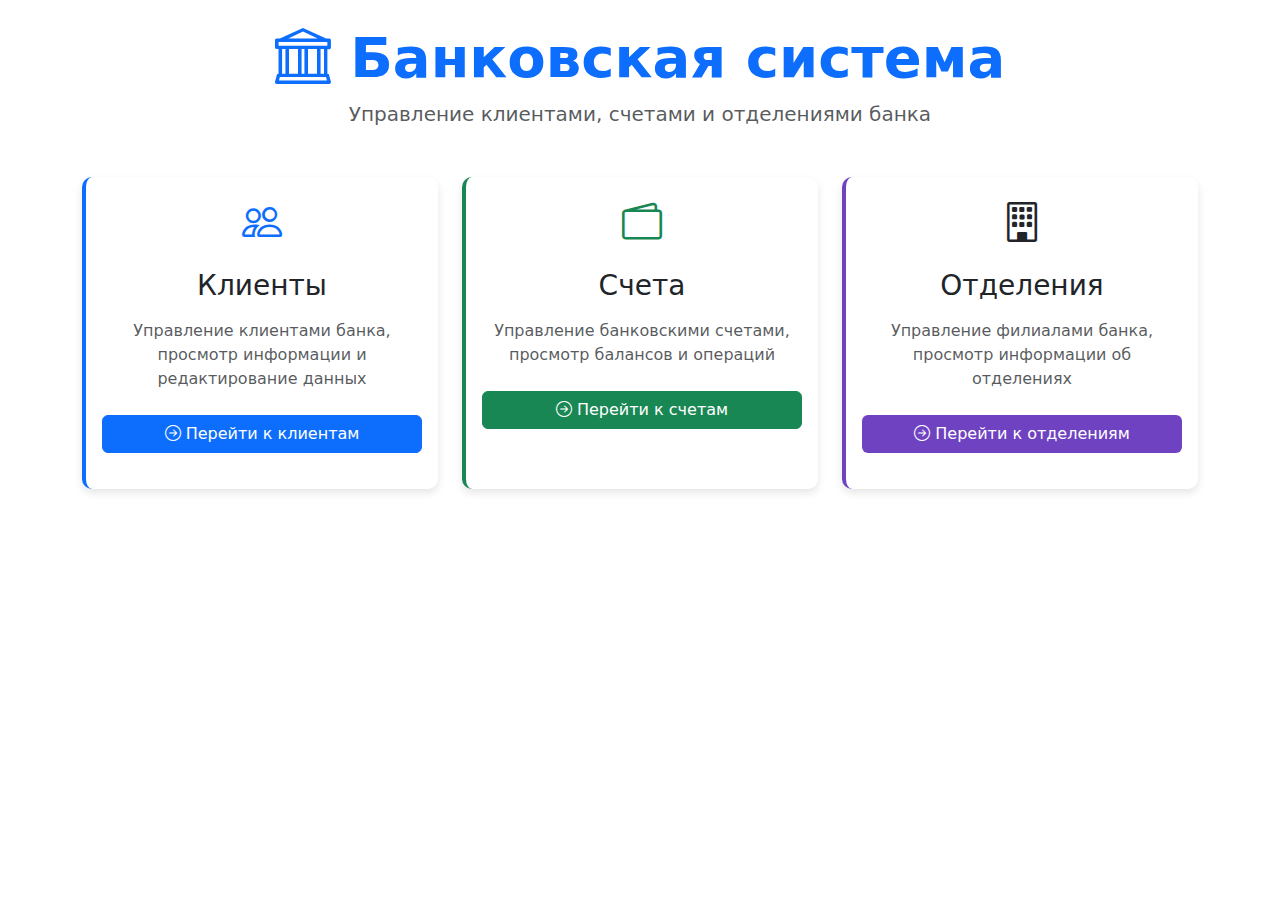
<file: src/main/resources/templates/index.html>
<!DOCTYPE html>
<html xmlns:th="http://www.thymeleaf.org" lang="ru">
<head>
    <meta charset="UTF-8">
    <meta name="viewport" content="width=device-width, initial-scale=1.0">
    <title>Банковская система</title>
    <link href="https://cdn.jsdelivr.net/npm/bootstrap@5.3.0/dist/css/bootstrap.min.css" rel="stylesheet">
    <link rel="stylesheet" href="https://cdn.jsdelivr.net/npm/bootstrap-icons@1.8.0/font/bootstrap-icons.css">
    <style>
        .section-card {
            border-radius: 10px;
            box-shadow: 0 4px 8px rgba(0,0,0,0.1);
            transition: transform 0.3s ease, box-shadow 0.3s ease;
            margin-bottom: 20px;
            border: none;
        }
        .section-card:hover {
            transform: translateY(-5px);
            box-shadow: 0 6px 12px rgba(0,0,0,0.15);
        }
        .clients-card {
            border-left: 4px solid #0d6efd;
        }
        .accounts-card {
            border-left: 4px solid #198754;
        }
        .branches-card {
            border-left: 4px solid #6f42c1;
        }
        .section-icon {
            font-size: 2.5rem;
            margin-bottom: 1rem;
        }
        .stats-number {
            font-size: 1.5rem;
            font-weight: 600;
            margin-bottom: 0.5rem;
        }
    </style>
</head>
<body>
<div class="container py-4">
    <div class="text-center mb-5">
        <h1 class="display-4 fw-bold text-primary">
            <i class="bi bi-bank"></i> Банковская система
        </h1>
        <p class="lead text-muted">Управление клиентами, счетами и отделениями банка</p>
    </div>

    <div class="row g-4">
        <div class="col-md-4">
            <div class="card section-card clients-card h-100">
                <div class="card-body text-center">
                    <div class="section-icon text-primary">
                        <i class="bi bi-people"></i>
                    </div>
                    <h3 class="card-title mb-3">Клиенты</h3>
                    <p class="card-text text-muted mb-4">
                        Управление клиентами банка, просмотр информации и редактирование данных
                    </p>
                    <div class="d-grid">
                        <a href="/clients" class="btn btn-primary">
                            <i class="bi bi-arrow-right-circle"></i> Перейти к клиентам
                        </a>
                    </div>
                </div>
            </div>
        </div>

        <div class="col-md-4">
            <div class="card section-card accounts-card h-100">
                <div class="card-body text-center">
                    <div class="section-icon text-success">
                        <i class="bi bi-wallet2"></i>
                    </div>
                    <h3 class="card-title mb-3">Счета</h3>
                    <p class="card-text text-muted mb-4">
                        Управление банковскими счетами, просмотр балансов и операций
                    </p>
                    <div class="d-grid">
                        <a href="/accounts" class="btn btn-success">
                            <i class="bi bi-arrow-right-circle"></i> Перейти к счетам
                        </a>
                    </div>
                </div>
            </div>
        </div>

        <div class="col-md-4">
            <div class="card section-card branches-card h-100">
                <div class="card-body text-center">
                    <div class="section-icon text-purple">
                        <i class="bi bi-building"></i>
                    </div>
                    <h3 class="card-title mb-3">Отделения</h3>
                    <p class="card-text text-muted mb-4">
                        Управление филиалами банка, просмотр информации об отделениях
                    </p>
                    <div class="d-grid">
                        <a href="/bank" class="btn btn-purple" style="background-color: #6f42c1; color: white;">
                            <i class="bi bi-arrow-right-circle"></i> Перейти к отделениям
                        </a>
                    </div>
                </div>
            </div>
        </div>
    </div>

<script src="https://cdn.jsdelivr.net/npm/bootstrap@5.3.0/dist/js/bootstrap.bundle.min.js"></script>
</body>
</html>
</file>
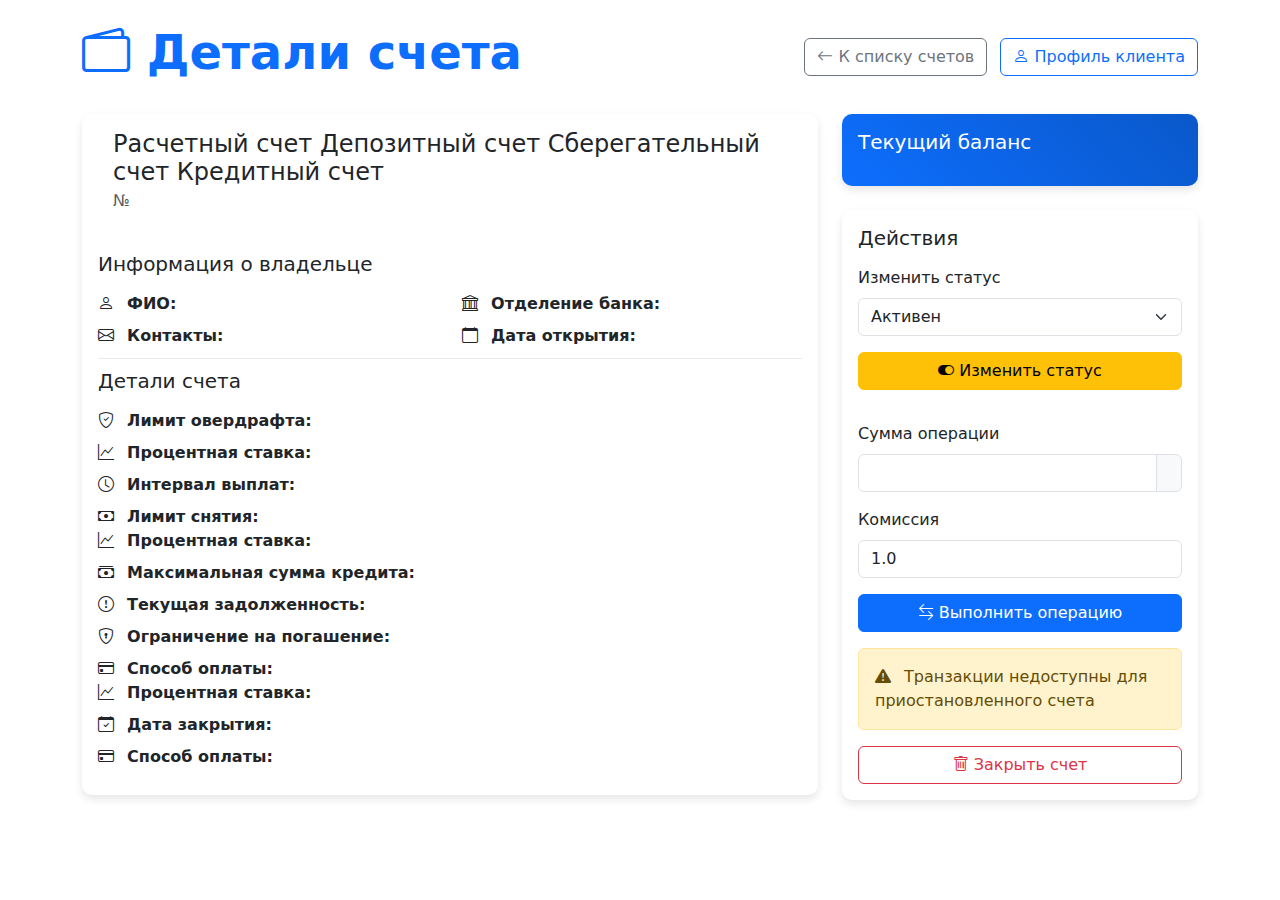
<file: src/main/resources/templates/account_details.html>
<!DOCTYPE html>
<html xmlns:th="http://www.thymeleaf.org" lang="ru">
<head>
    <meta charset="UTF-8">
    <meta name="viewport" content="width=device-width, initial-scale=1.0">
    <title>Детали счета</title>
    <link href="https://cdn.jsdelivr.net/npm/bootstrap@5.3.0/dist/css/bootstrap.min.css" rel="stylesheet">
    <link rel="stylesheet" href="https://cdn.jsdelivr.net/npm/bootstrap-icons@1.8.0/font/bootstrap-icons.css">
    <style>
        .details-card {
            border-radius: 10px;
            box-shadow: 0 4px 8px rgba(0,0,0,0.1);
            border: none;
            margin-bottom: 20px;
        }
        .account-type-icon {
            font-size: 2rem;
            margin-right: 15px;
        }
        .transaction-list {
            max-height: 400px;
            overflow-y: auto;
        }
        .status-badge {
            font-size: 0.9rem;
            padding: 5px 15px;
            border-radius: 10px;
        }
        .account-info-item {
            padding: 10px 0;
            border-bottom: 1px solid #e9ecef;
        }
        .account-info-item:last-child {
            border-bottom: none;
        }
        .balance-card {
            background: linear-gradient(45deg, #0d6efd, #0a58ca);
            color: white;
        }
    </style>
</head>
<body>
<div class="container py-4">
    <!-- Верхняя навигация -->
    <div class="d-flex justify-content-between align-items-center mb-4">
        <h1 class="display-5 fw-bold text-primary">
            <i class="bi bi-wallet2"></i> Детали счета
        </h1>
        <div>
            <a th:href="@{/accounts}" class="btn btn-outline-secondary me-2">
                <i class="bi bi-arrow-left"></i> К списку счетов
            </a>
            <a th:href="@{'/clients/' + ${account.clientId.id}}" class="btn btn-outline-primary">
                <i class="bi bi-person"></i> Профиль клиента
            </a>
        </div>
    </div>

    <!-- Основная информация о счете -->
    <div class="row">
        <div class="col-md-8">
            <div class="card details-card">
                <div class="card-body">
                    <div class="d-flex justify-content-between align-items-start mb-4">
                        <div class="d-flex align-items-center">
                            <i class="account-type-icon"
                               th:classappend="${account.accountType == account.accountType.CHECKING} ? 'bi bi-credit-card text-primary'
                                   : (${account.accountType == account.accountType.SAVINGS} ? 'bi bi-piggy-bank text-success'
                                   : (${account.accountType == account.accountType.CREDIT} ? 'bi bi-cash-stack text-warning'
                                   : 'bi bi-safe text-purple'))">
                            </i>
                            <div>
                                <h4 class="mb-1">
                                    <span th:switch="${account.accountType}">
                                        <span th:case="${account.accountType.CHECKING}">Расчетный счет</span>
                                        <span th:case="${account.accountType.DEPOSIT}">Депозитный счет</span>
                                        <span th:case="${account.accountType.SAVINGS}">Сберегательный счет</span>
                                        <span th:case="${account.accountType.CREDIT}">Кредитный счет</span>
                                    </span>
                                </h4>
                                <h6 class="text-muted">№ <span th:text="${account.accountNo}"></span></h6>
                            </div>
                        </div>
                        <span th:classappend="${account.accountStatus == account.accountStatus.ACTIVE} ? 'bg-success' : (${account.accountStatus == account.accountStatus.SUSPENDED} ? 'bg-warning' : 'bg-secondary')"
                              class="status-badge text-white">
                            <span th:text="${account.accountStatus == account.accountStatus.ACTIVE} ? 'Активен' : (${account.accountStatus == account.accountStatus.SUSPENDED} ? 'Приостановлен' : 'Закрыт')">
                            </span>
                        </span>
                    </div>

                    <!-- Информация о владельце -->
                    <div class="account-info-item">
                        <h5 class="mb-3">Информация о владельце</h5>
                        <div class="row">
                            <div class="col-md-6">
                                <p class="mb-2">
                                    <i class="bi bi-person me-2"></i>
                                    <strong>ФИО:</strong>
                                    <span th:text="${account.clientId.lastName + ' ' + account.clientId.firstName}"></span>
                                </p>
                                <p class="mb-0">
                                    <i class="bi bi-envelope me-2"></i>
                                    <strong>Контакты:</strong>
                                    <span th:text="${account.clientId.contacts}"></span>
                                </p>
                            </div>
                            <div class="col-md-6">
                                <p class="mb-2">
                                    <i class="bi bi-bank me-2"></i>
                                    <strong>Отделение банка:</strong>
                                    <span th:text="${account.branchId.name}"></span>
                                </p>
                                <p class="mb-0">
                                    <i class="bi bi-calendar me-2"></i>
                                    <strong>Дата открытия:</strong>
                                    <span th:text="${#dates.format(account.openingDate, 'dd.MM.yyyy')}"></span>
                                </p>
                            </div>
                        </div>
                    </div>

                    <!-- Специфические детали счета -->
                    <div class="account-info-item">
                        <h5 class="mb-3">Детали счета</h5>
                        <div class="row">
                            <!-- Расчетный счет -->
                            <div class="col-12" th:if="${account.accountType == account.accountType.CHECKING}">
                                <p class="mb-2">
                                    <i class="bi bi-shield-check me-2"></i>
                                    <strong>Лимит овердрафта:</strong>
                                    <span th:text="${details.get('overdraft limit').asText() + ' ' + account.accountCurrency}"></span>
                                </p>
                            </div>

                            <!-- Сберегательный счет -->
                            <div class="col-12" th:if="${account.accountType == account.accountType.SAVINGS}">
                                <p class="mb-2">
                                    <i class="bi bi-graph-up me-2"></i>
                                    <strong>Процентная ставка:</strong>
                                    <span th:text="${details.get('interest rate').asText()}"></span>
                                </p>
                                <p class="mb-2">
                                    <i class="bi bi-clock me-2"></i>
                                    <strong>Интервал выплат:</strong>
                                    <span th:text="${details.get('interest payout interval').asText()}"></span>
                                </p>
                                <p class="mb-0">
                                    <i class="bi bi-cash me-2"></i>
                                    <strong>Лимит снятия:</strong>
                                    <span th:text="${details.get('withdrawal limit').asText() + ' ' + account.accountCurrency}"></span>
                                </p>
                            </div>

                            <!-- Кредитный счет -->
                            <div class="col-12" th:if="${account.accountType == account.accountType.CREDIT}">
                                <p class="mb-2">
                                    <i class="bi bi-graph-up me-2"></i>
                                    <strong>Процентная ставка:</strong>
                                    <span th:text="${details.get('interest rate').asText()}"></span>
                                </p>
                                <p class="mb-2">
                                    <i class="bi bi-cash-stack me-2"></i>
                                    <strong>Максимальная сумма кредита:</strong>
                                    <span th:text="${details.get('maximum credit').asText() + ' ' + account.accountCurrency}"></span>
                                </p>
                                <p class="mb-2">
                                    <i class="bi bi-exclamation-circle me-2"></i>
                                    <strong>Текущая задолженность:</strong>
                                    <span th:text="${details.get('current debt').asText() + ' ' + account.accountCurrency}"></span>
                                </p>
                                <p class="mb-2">
                                    <i class="bi bi-shield-lock me-2"></i>
                                    <strong>Ограничение на погашение:</strong>
                                    <span th:text="${details.get('credit repayment restriction').asText()}"></span>
                                </p>
                                <p class="mb-0">
                                    <i class="bi bi-credit-card me-2"></i>
                                    <strong>Способ оплаты:</strong>
                                    <span th:text="${details.get('payment method').asText()}"></span>
                                </p>
                            </div>

                            <!-- Депозитный счет -->
                            <div class="col-12" th:if="${account.accountType == account.accountType.DEPOSIT}">
                                <p class="mb-2">
                                    <i class="bi bi-graph-up me-2"></i>
                                    <strong>Процентная ставка:</strong>
                                    <span th:text="${details.get('interest rate').asText()}"></span>
                                </p>
                                <p class="mb-2">
                                    <i class="bi bi-calendar-check me-2"></i>
                                    <strong>Дата закрытия:</strong>
                                    <!-- Для даты используем форматирование, предполагая что она приходит как timestamp -->
                                    <span th:text="${#dates.format(new java.util.Date(details.get('maturity date').asLong()), 'dd.MM.yyyy')}"></span>
                                </p>
                                <p class="mb-0">
                                    <i class="bi bi-credit-card me-2"></i>
                                    <strong>Способ оплаты:</strong>
                                    <span th:text="${details.get('payment method').asText()}"></span>
                                </p>
                            </div>
                        </div>
                    </div>
                </div>
            </div>
        </div>

        <div class="col-md-4">
            <!-- Карточка с балансом -->
            <div class="card details-card balance-card mb-4">
                <div class="card-body">
                    <h5 class="card-title mb-3">Текущий баланс</h5>
                    <h2 class="mb-2" th:text="${#numbers.formatDecimal(account.currentBalance, 1, 2) + ' ' + account.accountCurrency}"></h2>
                    <p class="mb-0" th:text="${#dates.format(#dates.createNow(), 'dd.MM.yyyy HH:mm')}"></p>
                </div>
            </div>

            <!-- Кнопки действий -->
            <div class="card details-card">
                <div class="card-body">
                    <h5 class="card-title mb-3">Действия</h5>

                    <!-- Форма изменения статуса -->
                    <form th:action="@{'/accounts/' + ${account.id} + '/status'}" method="post" class="mb-3">
                        <div class="mb-3">
                            <label for="newStatus" class="form-label">Изменить статус</label>
                            <select class="form-select" id="newStatus" name="newStatus" required>
                                <option value="ACTIVE" th:selected="${account.accountStatus == T(ru.cmc.msu.web_prak_2025.models.Account.Status).ACTIVE}">Активен</option>
                                <option value="SUSPENDED" th:selected="${account.accountStatus == T(ru.cmc.msu.web_prak_2025.models.Account.Status).SUSPENDED}">Приостановлен</option>
                            </select>
                        </div>
                        <button type="submit" class="btn btn-warning w-100 mb-3">
                            <i class="bi bi-toggle-on"></i> Изменить статус
                        </button>
                    </form>

                    <!-- Форма транзакции -->
                    <form th:action="@{'/accounts/' + ${account.id} + '/transaction'}"
                          method="post"
                          class="mb-3"
                          th:if="${account.accountStatus != T(ru.cmc.msu.web_prak_2025.models.Account.Status).SUSPENDED}">
                        <div class="mb-3">
                            <label for="amount" class="form-label">Сумма операции</label>
                            <div class="input-group">
                                <input type="number" step="0.01" class="form-control" id="amount" name="amount" required>
                                <span class="input-group-text" th:text="${account.accountCurrency}"></span>
                            </div>
                        </div>
                        <div class="mb-3">
                            <label for="rate" class="form-label">Комиссия</label>
                            <input type="number" step="0.0001" class="form-control" id="rate" name="rate" value="1.0" required>
                        </div>
                        <button type="submit" class="btn btn-primary w-100">
                            <i class="bi bi-arrow-left-right"></i> Выполнить операцию
                        </button>
                    </form>

                    <!-- Сообщение о недоступности транзакций -->
                    <div class="alert alert-warning mb-3"
                         th:if="${account.accountStatus == account.accountStatus.SUSPENDED}">
                        <i class="bi bi-exclamation-triangle-fill me-2"></i>
                        Транзакции недоступны для приостановленного счета
                    </div>

                    <!-- Форма закрытия счета -->
                    <form th:action="@{'/accounts/' + ${account.id} + '/delete'}"
                          method="post"
                          onsubmit="return confirm('Вы уверены, что хотите закрыть этот счет?');">
                        <button type="submit" class="btn btn-outline-danger w-100">
                            <i class="bi bi-trash"></i> Закрыть счет
                        </button>
                    </form>
                </div>
            </div>
        </div>
    </div>
</div>

<script src="https://cdn.jsdelivr.net/npm/bootstrap@5.3.0/dist/js/bootstrap.bundle.min.js"></script>
</body>
</html>
</file>
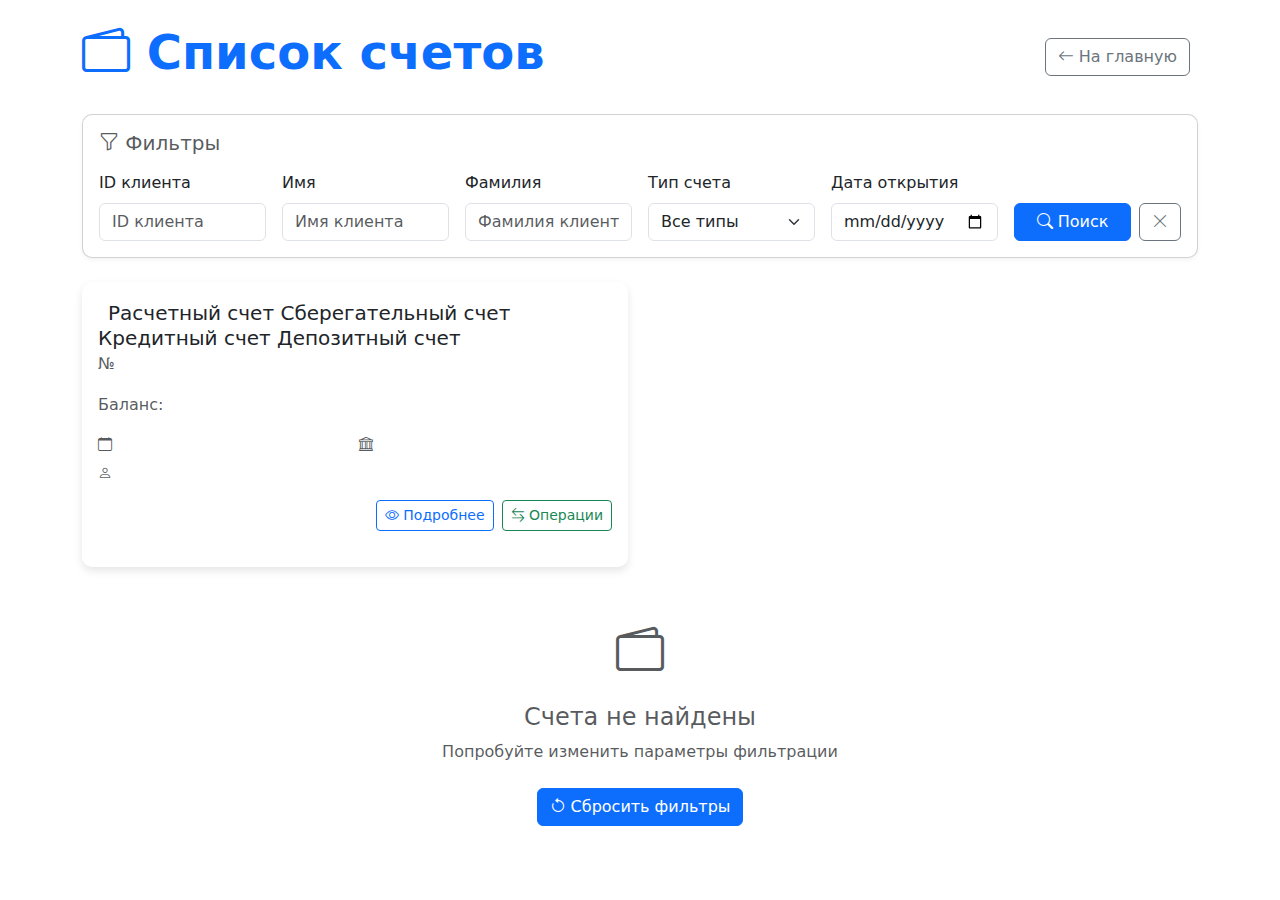
<file: src/main/resources/templates/accounts_list.html>
<!DOCTYPE html>
<html xmlns:th="http://www.thymeleaf.org" lang="ru">
<head>
    <meta charset="UTF-8">
    <meta name="viewport" content="width=device-width, initial-scale=1.0">
    <title>Список счетов</title>
    <link href="https://cdn.jsdelivr.net/npm/bootstrap@5.3.0/dist/css/bootstrap.min.css" rel="stylesheet">
    <link rel="stylesheet" href="https://cdn.jsdelivr.net/npm/bootstrap-icons@1.8.0/font/bootstrap-icons.css">
    <style>
        .account-card {
            border-radius: 10px;
            box-shadow: 0 4px 8px rgba(0,0,0,0.1);
            transition: transform 0.3s ease, box-shadow 0.3s ease;
            margin-bottom: 20px;
            border: none;
        }
        .account-card:hover {
            transform: translateY(-5px);
            box-shadow: 0 6px 12px rgba(0,0,0,0.15);
        }
        .account-type-icon {
            font-size: 1.5rem;
            margin-right: 10px;
        }
        .checking-account {
            border-left: 4px solid #0d6efd;
        }
        .savings-account {
            border-left: 4px solid #198754;
        }
        .credit-account {
            border-left: 4px solid #fd7e14;
        }
        .deposit-account {
            border-left: 4px solid #6f42c1;
        }
        .account-balance {
            font-size: 1.2rem;
            font-weight: 500;
        }
        .filter-card {
            border-radius: 10px;
            box-shadow: 0 2px 4px rgba(0,0,0,0.05);
            margin-bottom: 30px;
        }
        .status-badge {
            font-size: 0.8rem;
            padding: 5px 10px;
            border-radius: 10px;
        }
    </style>
</head>
<body>
<div class="container py-4">
    <div class="d-flex justify-content-between align-items-center mb-4">
        <h1 class="display-5 fw-bold text-primary">
            <i class="bi bi-wallet2"></i> Список счетов
        </h1>
        <div>
            <a href="/" class="btn btn-outline-secondary me-2">
                <i class="bi bi-arrow-left"></i> На главную
            </a>
        </div>
    </div>

    <div class="card filter-card mb-4">
        <div class="card-body">
            <h5 class="card-title text-muted mb-3">
                <i class="bi bi-funnel"></i> Фильтры
            </h5>
            <form th:action="@{/accounts}" method="get" class="row g-3">
                <div class="col-md-2">
                    <label for="clientId" class="form-label">ID клиента</label>
                    <input type="number" class="form-control" id="clientId" name="clientId"
                           th:value="${param.clientId}" placeholder="ID клиента">
                </div>
                <div class="col-md-2">
                    <label for="firstName" class="form-label">Имя</label>
                    <input type="text" class="form-control" id="firstName" name="firstName"
                           th:value="${param.firstName}" placeholder="Имя клиента">
                </div>
                <div class="col-md-2">
                    <label for="lastName" class="form-label">Фамилия</label>
                    <input type="text" class="form-control" id="lastName" name="lastName"
                           th:value="${param.lastName}" placeholder="Фамилия клиента">
                </div>
                <div class="col-md-2">
                    <label for="accountType" class="form-label">Тип счета</label>
                    <select class="form-select" id="accountType" name="accountType">
                        <option value="">Все типы</option>
                        <option value="CHECKING">Расчетный</option>
                        <option value="SAVINGS">Сберегательный</option>
                        <option value="CREDIT">Кредитный</option>
                        <option value="DEPOSIT">Депозитный</option>
                    </select>
                </div>
                <div class="col-md-2">
                    <label for="openingDate" class="form-label">Дата открытия</label>
                    <input type="date" class="form-control" id="openingDate" name="openingDate"
                           th:value="${param.openingDate}">
                </div>
                <div class="col-md-2 d-flex align-items-end">
                    <button type="submit" class="btn btn-primary me-2 flex-grow-1">
                        <i class="bi bi-search"></i> Поиск
                    </button>
                    <a th:href="@{/accounts}" class="btn btn-outline-secondary">
                        <i class="bi bi-x-lg"></i>
                    </a>
                </div>
            </form>
        </div>
    </div>

    <div th:if="${accounts != null && !accounts.isEmpty()}">
        <div class="row row-cols-1 row-cols-md-2 g-4">
            <div th:each="account : ${accounts}" class="col">
                <div th:classappend="${account.accountType == account.accountType.CHECKING} ? 'checking-account' : (${account.accountType == account.accountType.SAVINGS} ? 'savings-account' : (${account.accountType == account.accountType.CREDIT} ? 'credit-account' : 'deposit-account'))"
                     class="card account-card h-100">
                    <div class="card-body">
                        <div class="d-flex justify-content-between align-items-start mb-3">
                            <div>
                                <h5 class="card-title mb-1">
                                    <i class="account-type-icon"
                                       th:classappend="${account.accountType == account.accountType.CHECKING} ? 'bi bi-credit-card text-primary'
                                           : (${account.accountType == account.accountType.SAVINGS} ? 'bi bi-piggy-bank text-success'
                                           : (${account.accountType == account.accountType.CREDIT} ? 'bi bi-cash-stack text-warning'
                                           : 'bi bi-safe text-purple'))">
                                    </i>

                                    <span th:switch="${account.accountType}">
                                        <span th:case="${account.accountType.CHECKING}">Расчетный счет</span>
                                        <span th:case="${account.accountType.SAVINGS}">Сберегательный счет</span>
                                        <span th:case="${account.accountType.CREDIT}">Кредитный счет</span>
                                        <span th:case="${account.accountType.DEPOSIT}">Депозитный счет</span>
                                    </span>

                                    <h6 class="text-muted mb-0">
                                        № <span th:text="${account.accountNo}"></span>
                                    </h6>
                                </h5>
                            </div>
                            <span th:classappend="${account.accountStatus == account.accountStatus.ACTIVE} ? 'bg-success' : (${account.accountStatus == account.accountStatus.SUSPENDED} ? 'bg-warning' : 'bg-secondary')"
                                  class="status-badge text-white">
                                <span th:text="${account.accountStatus == account.accountStatus.ACTIVE} ? 'Активен' : (${account.accountStatus == account.accountStatus.SUSPENDED} ? 'Приостановлен' : 'Закрыт')">
                                </span>
                            </span>
                        </div>

                        <div class="d-flex justify-content-between align-items-center mb-3">
                            <div>
                                <span class="text-muted">Баланс:</span>
                                <span class="account-balance ms-2"
                                      th:classappend="${account.currentBalance >= 0} ? 'text-success' : 'text-danger'"
                                      th:text="${#numbers.formatDecimal(account.currentBalance, 1, 2)} + ' ' + ${account.accountCurrency}">
                                </span>
                            </div>
                        </div>

                        <div class="row g-2 text-muted small">
                            <div class="col-6">
                                <i class="bi bi-calendar"></i>
                                <span th:text="${#dates.format(account.openingDate, 'dd.MM.yyyy')}"></span>
                            </div>
                            <div class="col-6">
                                <i class="bi bi-bank"></i>
                                <span th:text="${account.branchId.name}"></span>
                            </div>
                            <div class="col-12">
                                <i class="bi bi-person"></i>
                                <a th:href="@{'/clients/' + ${account.clientId.id}}" class="text-decoration-none">
                                    <span th:text="${account.clientId.lastName} + ' ' + ${account.clientId.firstName}"></span>
                                </a>
                            </div>
                        </div>

                        <div class="d-flex justify-content-end mt-3">
                            <a th:href="@{'/accounts/' + ${account.id}}" class="btn btn-sm btn-outline-primary me-2">
                                <i class="bi bi-eye"></i> Подробнее
                            </a>
                            <a th:href="@{'/accounts/' + ${account.id} + '/transactions'}" class="btn btn-sm btn-outline-success">
                                <i class="bi bi-arrow-left-right"></i> Операции
                            </a>
                        </div>
                    </div>
                </div>
            </div>
        </div>
    </div>

    <div th:if="${accounts == null || accounts.isEmpty()}" class="text-center py-5">
        <i class="bi bi-wallet2 text-muted" style="font-size: 3rem;"></i>
        <h4 class="mt-3 text-muted">Счета не найдены</h4>
        <p class="text-muted">Попробуйте изменить параметры фильтрации</p>
        <a th:href="@{/accounts}" class="btn btn-primary mt-2">
            <i class="bi bi-arrow-counterclockwise"></i> Сбросить фильтры
        </a>
    </div>
</div>

<script src="https://cdn.jsdelivr.net/npm/bootstrap@5.3.0/dist/js/bootstrap.bundle.min.js"></script>
</body>
</html>
</file>
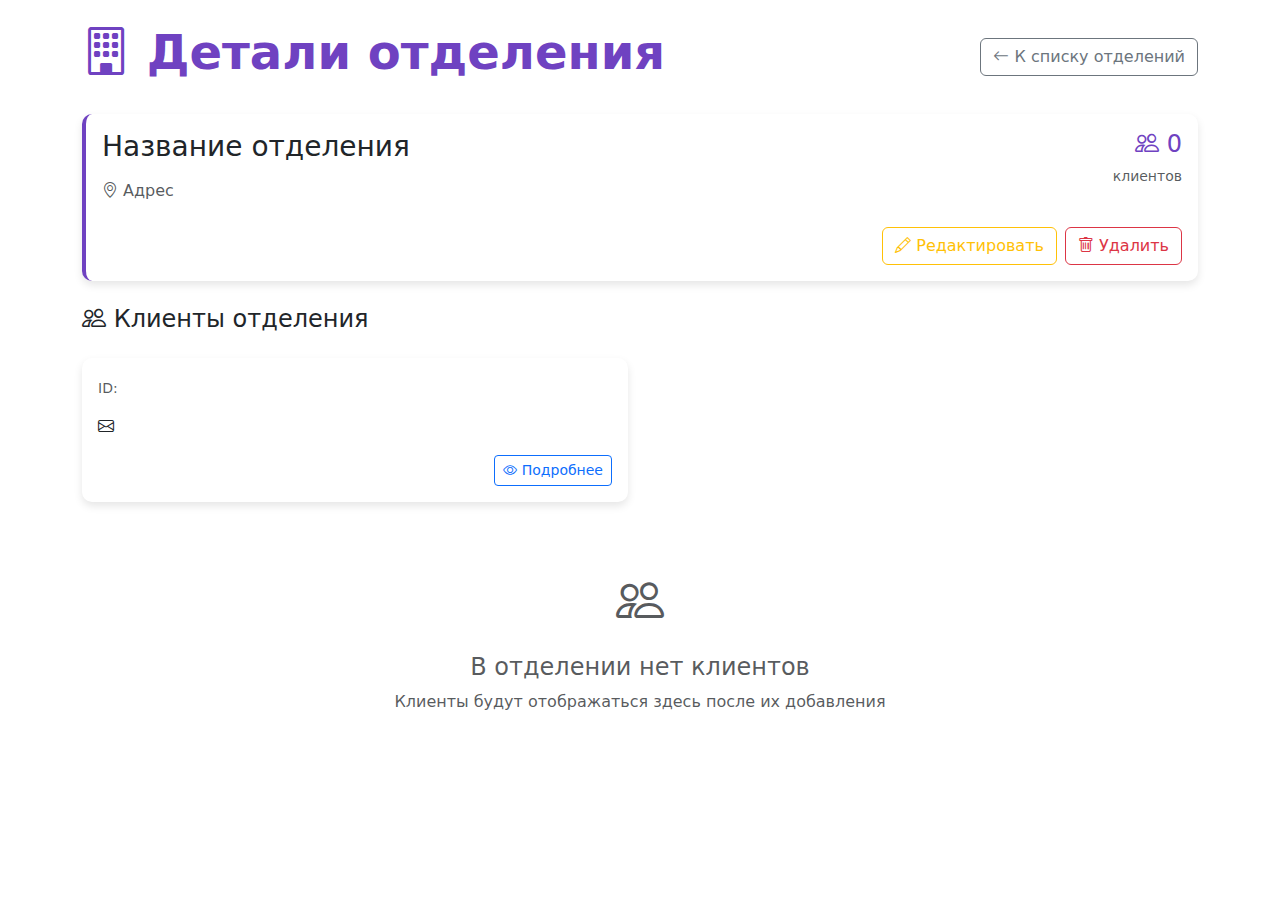
<file: src/main/resources/templates/bank_branch_details.html>
<!DOCTYPE html>
<html xmlns:th="http://www.thymeleaf.org" lang="ru">
<head>
  <meta charset="UTF-8">
  <meta name="viewport" content="width=device-width, initial-scale=1.0">
  <title>Детали отделения банка</title>
  <link href="https://cdn.jsdelivr.net/npm/bootstrap@5.3.0/dist/css/bootstrap.min.css" rel="stylesheet">
  <link rel="stylesheet" href="https://cdn.jsdelivr.net/npm/bootstrap-icons@1.8.0/font/bootstrap-icons.css">
  <style>
    .detail-card {
      border-radius: 10px;
      box-shadow: 0 4px 8px rgba(0,0,0,0.1);
      border: none;
      margin-bottom: 20px;
      border-left: 4px solid #6f42c1;
    }
    .client-card {
      border-radius: 10px;
      box-shadow: 0 4px 8px rgba(0,0,0,0.1);
      transition: transform 0.3s ease, box-shadow 0.3s ease;
      margin-bottom: 15px;
      border: none;
    }
    .client-card:hover {
      transform: translateY(-5px);
      box-shadow: 0 6px 12px rgba(0,0,0,0.15);
    }
    .natural-person { border-left: 4px solid #0d6efd; }
    .legal-entity { border-left: 4px solid #198754; }
    .client-type-badge {
      font-size: 0.8rem;
      padding: 5px 10px;
      border-radius: 10px;
    }
  </style>
</head>
<body>
<div class="container py-4">
  <div class="d-flex justify-content-between align-items-center mb-4">
    <h1 class="display-5 fw-bold" style="color: #6f42c1;">
      <i class="bi bi-building"></i> Детали отделения
    </h1>
    <a href="/bank" class="btn btn-outline-secondary">
      <i class="bi bi-arrow-left"></i> К списку отделений
    </a>
  </div>

  <div class="detail-card card mb-4">
    <div class="card-body">
      <div class="d-flex justify-content-between align-items-start">
        <div>
          <h3 class="card-title mb-3" th:text="${branch.name}">Название отделения</h3>
          <div class="text-muted mb-2">
            <i class="bi bi-geo-alt"></i>
            <span th:text="${branch.address}">Адрес</span>
          </div>
        </div>
        <div class="text-end">
          <div class="h4 mb-2" style="color: #6f42c1;">
            <i class="bi bi-people"></i>
            <span th:text="${branch.clientsNumber}">0</span>
          </div>
          <div class="text-muted small">клиентов</div>
        </div>
      </div>
      <div class="d-flex justify-content-end mt-3">
        <button class="btn btn-outline-warning me-2"
                data-bs-toggle="modal" th:data-bs-target="${'#editBranchModal' + branch.id}">
          <i class="bi bi-pencil"></i> Редактировать
        </button>
        <form style="display: inline" th:action="@{'/bank/' + ${branch.id} + '/delete'}" method="post"
              onsubmit="return confirm('Вы уверены, что хотите удалить это отделение?');">
          <button type="submit" class="btn btn-outline-danger">
            <i class="bi bi-trash"></i> Удалить
          </button>
        </form>
      </div>
    </div>
  </div>

  <div class="mb-4">
    <h2 class="h4 mb-4">
      <i class="bi bi-people"></i> Клиенты отделения
    </h2>

    <div th:if="${clients != null && !clients.isEmpty()}" class="row">
      <div th:each="client : ${clients}" class="col-md-6">
        <div class="client-card card"
             th:classappend="${client.type.name() == 'NATURAL_PERSON'} ? 'natural-person' : 'legal-entity'">
          <div class="card-body">
            <div class="d-flex justify-content-between align-items-start mb-3">
              <div>
                <h5 class="card-title mb-1">
                  <i th:class="${client.type.name() == 'NATURAL_PERSON'} ? 'bi bi-person text-primary' : 'bi bi-building text-success'"></i>
                  <span th:text="${client.lastName + ' ' + client.firstName}"></span>
                </h5>
                <div class="text-muted small">
                  ID: <span th:text="${client.id}"></span>
                </div>
              </div>
              <span th:class="${client.type.name() == 'NATURAL_PERSON'} ? 'client-type-badge bg-primary' : 'client-type-badge bg-success'"
                    th:text="${client.type.name() == 'NATURAL_PERSON'} ? 'Физ. лицо' : 'Юр. лицо'">
                            </span>
            </div>

            <div class="mb-3">
              <i class="bi bi-envelope"></i>
              <span class="text-muted" th:text="${client.contacts}"></span>
            </div>

            <div class="d-flex justify-content-end">
              <a th:href="@{'/clients/' + ${client.id}}"
                 class="btn btn-sm btn-outline-primary">
                <i class="bi bi-eye"></i> Подробнее
              </a>
            </div>
          </div>
        </div>
      </div>
    </div>

    <div th:if="${clients == null || clients.isEmpty()}" class="text-center py-5">
      <i class="bi bi-people text-muted" style="font-size: 3rem;"></i>
      <h4 class="mt-3 text-muted">В отделении нет клиентов</h4>
      <p class="text-muted">Клиенты будут отображаться здесь после их добавления</p>
    </div>
  </div>


  <div class="modal fade" th:id="${'editBranchModal' + branch.id}" tabindex="-1">
    <div class="modal-dialog">
      <div class="modal-content">
        <form th:action="@{'/bank/' + ${branch.id} + '/edit'}" method="post">
          <div class="modal-header">
            <h5 class="modal-title">Редактирование отделения</h5>
            <button type="button" class="btn-close" data-bs-dismiss="modal"></button>
          </div>
          <div class="modal-body">
            <div class="mb-3">
              <label th:for="${'editName' + branch.id}" class="form-label">Название</label>
              <input type="text" class="form-control"
                     th:id="${'editName' + branch.id}"
                     name="name"
                     th:value="${branch.name}"
                     required>
            </div>
            <div class="mb-3">
              <label th:for="${'editAddress' + branch.id}" class="form-label">Адрес</label>
              <input type="text" class="form-control"
                     th:id="${'editAddress' + branch.id}"
                     name="address"
                     th:value="${branch.address}"
                     required>
            </div>
            <div class="mb-3">
              <label th:for="${'editClientsNumber' + branch.id}" class="form-label">Количество клиентов</label>
              <input type="number" class="form-control"
                     th:id="${'editClientsNumber' + branch.id}"
                     name="clientsNumber"
                     th:value="${branch.clientsNumber}">
            </div>
          </div>
          <div class="modal-footer">
            <button type="button" class="btn btn-secondary" data-bs-dismiss="modal">Отмена</button>
            <button type="submit" class="btn btn-primary">Сохранить</button>
          </div>
        </form>
      </div>
    </div>
  </div>

</div>

<script src="https://cdn.jsdelivr.net/npm/bootstrap@5.3.0/dist/js/bootstrap.bundle.min.js"></script>
</body>
</html>
</file>
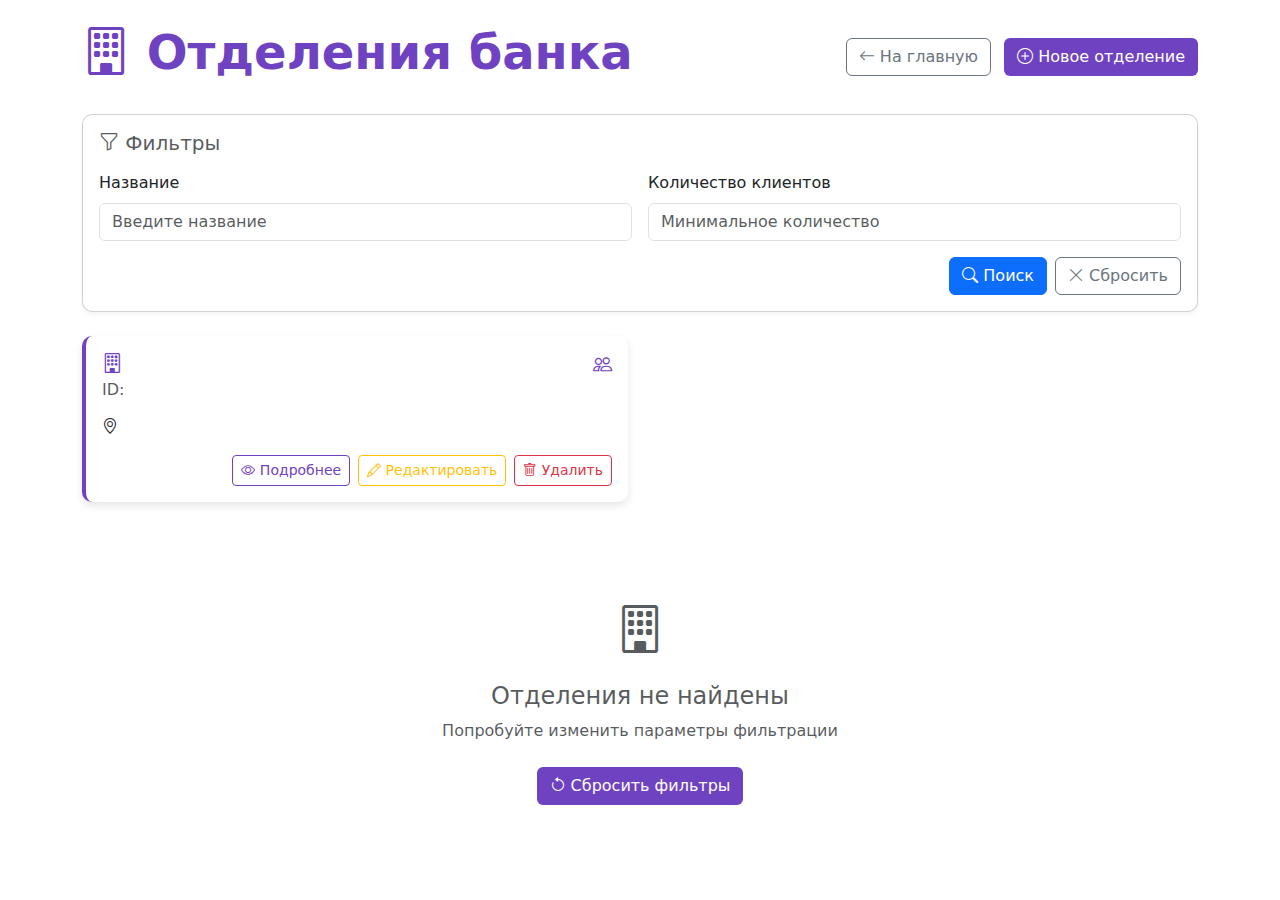
<file: src/main/resources/templates/bank_branches.html>
<!DOCTYPE html>
<html xmlns:th="http://www.thymeleaf.org" lang="ru">
<head>
    <meta charset="UTF-8">
    <meta name="viewport" content="width=device-width, initial-scale=1.0">
    <title>Управление отделениями</title>
    <link href="https://cdn.jsdelivr.net/npm/bootstrap@5.3.0/dist/css/bootstrap.min.css" rel="stylesheet">
    <link rel="stylesheet" href="https://cdn.jsdelivr.net/npm/bootstrap-icons@1.8.0/font/bootstrap-icons.css">
    <style>
        .branch-card {
            border-radius: 10px;
            box-shadow: 0 4px 8px rgba(0,0,0,0.1);
            transition: transform 0.3s ease, box-shadow 0.3s ease;
            margin-bottom: 20px;
            border: none;
            border-left: 4px solid #6f42c1;
        }
        .branch-card:hover {
            transform: translateY(-5px);
            box-shadow: 0 6px 12px rgba(0,0,0,0.15);
        }
        .filter-card {
            border-radius: 10px;
            box-shadow: 0 2px 4px rgba(0,0,0,0.05);
            margin-bottom: 30px;
        }
        .clients-count {
            font-size: 1.2rem;
            font-weight: 500;
            color: #6f42c1;
        }
    </style>
</head>
<body>
<div class="container py-4">
    <!-- Заголовок и кнопки -->
    <div class="d-flex justify-content-between align-items-center mb-4">
        <h1 class="display-5 fw-bold" style="color: #6f42c1;">
            <i class="bi bi-building"></i> Отделения банка
        </h1>
        <div>
            <a href="/" class="btn btn-outline-secondary me-2">
                <i class="bi bi-arrow-left"></i> На главную
            </a>
            <button class="btn btn-purple" style="background-color: #6f42c1; color: white;"
                    data-bs-toggle="modal" data-bs-target="#addBranchModal">
                <i class="bi bi-plus-circle"></i> Новое отделение
            </button>
        </div>
    </div>

    <!-- Фильтры -->
    <div class="card filter-card mb-4">
        <div class="card-body">
            <h5 class="card-title text-muted mb-3">
                <i class="bi bi-funnel"></i> Фильтры
            </h5>
            <form th:action="@{/bank}" method="get" class="row g-3">
                <div class="col-md-6">
                    <label for="name" class="form-label">Название</label>
                    <input type="text" class="form-control" id="name" name="name"
                           th:value="${filterName}" placeholder="Введите название">
                </div>
                <div class="col-md-6">
                    <label for="clientsNumber" class="form-label">Количество клиентов</label>
                    <input type="number" class="form-control" id="clientsNumber"
                           name="clientsNumber" th:value="${filterClientsNumber}"
                           placeholder="Минимальное количество">
                </div>
                <div class="col-12 d-flex justify-content-end">
                    <button type="submit" class="btn btn-primary me-2">
                        <i class="bi bi-search"></i> Поиск
                    </button>
                    <a th:href="@{/bank}" class="btn btn-outline-secondary">
                        <i class="bi bi-x-lg"></i> Сбросить
                    </a>
                </div>
            </form>
        </div>
    </div>

    <!-- Список отделений -->
    <div th:if="${branches != null && !branches.isEmpty()}">
        <div class="row">
            <div th:each="branch : ${branches}" class="col-md-6 mb-4">
                <div class="branch-card card">
                    <div class="card-body">
                        <div class="d-flex justify-content-between align-items-start mb-3">
                            <div>
                                <h5 class="card-title mb-1">
                                    <i class="bi bi-building text-purple" style="color: #6f42c1;"></i>
                                    <span th:text="${branch.name}"></span>
                                </h5>
                                <h6 class="text-muted mb-0">ID: <span th:text="${branch.id}"></span></h6>
                            </div>
                            <div class="clients-count">
                                <i class="bi bi-people"></i>
                                <span th:text="${branch.clientsNumber}"></span>
                            </div>
                        </div>

                        <div class="mb-3">
                            <i class="bi bi-geo-alt"></i>
                            <span class="text-muted" th:text="${branch.address}"></span>
                        </div>

                        <div class="d-flex justify-content-end mt-3">
                            <a th:href="@{'/bank/' + ${branch.id}}" class="btn btn-sm btn-outline-purple me-2"
                               style="border-color: #6f42c1; color: #6f42c1;">
                                <i class="bi bi-eye"></i> Подробнее
                            </a>
                            <button class="btn btn-sm btn-outline-warning me-2"
                                    data-bs-toggle="modal" th:data-bs-target="${'#editBranchModal' + branch.id}">
                                <i class="bi bi-pencil"></i> Редактировать
                            </button>
                            <form style="display: inline" th:action="@{'/bank/' + ${branch.id} + '/delete'}" method="post"
                                  onsubmit="return confirm('Вы уверены, что хотите удалить это отделение?');">
                                <button type="submit" class="btn btn-sm btn-outline-danger">
                                    <i class="bi bi-trash"></i> Удалить
                                </button>
                            </form>
                        </div>
                    </div>
                </div>
            </div>
        </div>
    </div>

    <!-- Пустой список -->
    <div th:if="${branches == null || branches.isEmpty()}" class="text-center py-5">
        <i class="bi bi-building text-muted" style="font-size: 3rem;"></i>
        <h4 class="mt-3 text-muted">Отделения не найдены</h4>
        <p class="text-muted">Попробуйте изменить параметры фильтрации</p>
        <a th:href="@{/bank}" class="btn btn-purple mt-2" style="background-color: #6f42c1; color: white;">
            <i class="bi bi-arrow-counterclockwise"></i> Сбросить фильтры
        </a>
    </div>

    <!-- Модальное окно добавления отделения -->
    <div class="modal fade" id="addBranchModal" tabindex="-1">
        <div class="modal-dialog">
            <div class="modal-content">
                <form th:action="@{/bank/add}" method="post">
                    <div class="modal-header">
                        <h5 class="modal-title">Добавление нового отделения</h5>
                        <button type="button" class="btn-close" data-bs-dismiss="modal"></button>
                    </div>
                    <div class="modal-body">
                        <div class="mb-3">
                            <label for="newName" class="form-label">Название</label>
                            <input type="text" class="form-control" id="newName" name="name" required>
                        </div>
                        <div class="mb-3">
                            <label for="newAddress" class="form-label">Адрес</label>
                            <input type="text" class="form-control" id="newAddress" name="address" required>
                        </div>
                    </div>
                    <div class="modal-footer">
                        <button type="button" class="btn btn-secondary" data-bs-dismiss="modal">Отмена</button>
                        <button type="submit" class="btn btn-primary">Добавить</button>
                    </div>
                </form>
            </div>
        </div>
    </div>

    <!-- Модальные окна редактирования для каждого отделения -->
    <div th:each="branch : ${branches}">
        <div class="modal fade" th:id="${'editBranchModal' + branch.id}" tabindex="-1">
            <div class="modal-dialog">
                <div class="modal-content">
                    <form th:action="@{'/bank/' + ${branch.id} + '/edit'}" method="post">
                        <div class="modal-header">
                            <h5 class="modal-title">Редактирование отделения</h5>
                            <button type="button" class="btn-close" data-bs-dismiss="modal"></button>
                        </div>
                        <div class="modal-body">
                            <div class="mb-3">
                                <label th:for="${'editName' + branch.id}" class="form-label">Название</label>
                                <input type="text" class="form-control"
                                       th:id="${'editName' + branch.id}"
                                       name="name"
                                       th:value="${branch.name}"
                                       required>
                            </div>
                            <div class="mb-3">
                                <label th:for="${'editAddress' + branch.id}" class="form-label">Адрес</label>
                                <input type="text" class="form-control"
                                       th:id="${'editAddress' + branch.id}"
                                       name="address"
                                       th:value="${branch.address}"
                                       required>
                            </div>
                            <div class="mb-3">
                                <label th:for="${'editClientsNumber' + branch.id}" class="form-label">Количество клиентов</label>
                                <input type="number" class="form-control"
                                       th:id="${'editClientsNumber' + branch.id}"
                                       name="clientsNumber"
                                       th:value="${branch.clientsNumber}">
                            </div>
                        </div>
                        <div class="modal-footer">
                            <button type="button" class="btn btn-secondary" data-bs-dismiss="modal">Отмена</button>
                            <button type="submit" class="btn btn-primary">Сохранить</button>
                        </div>
                    </form>
                </div>
            </div>
        </div>
    </div>
</div>

</div>

<script src="https://cdn.jsdelivr.net/npm/bootstrap@5.3.0/dist/js/bootstrap.bundle.min.js"></script>
</body>
</html>
</file>
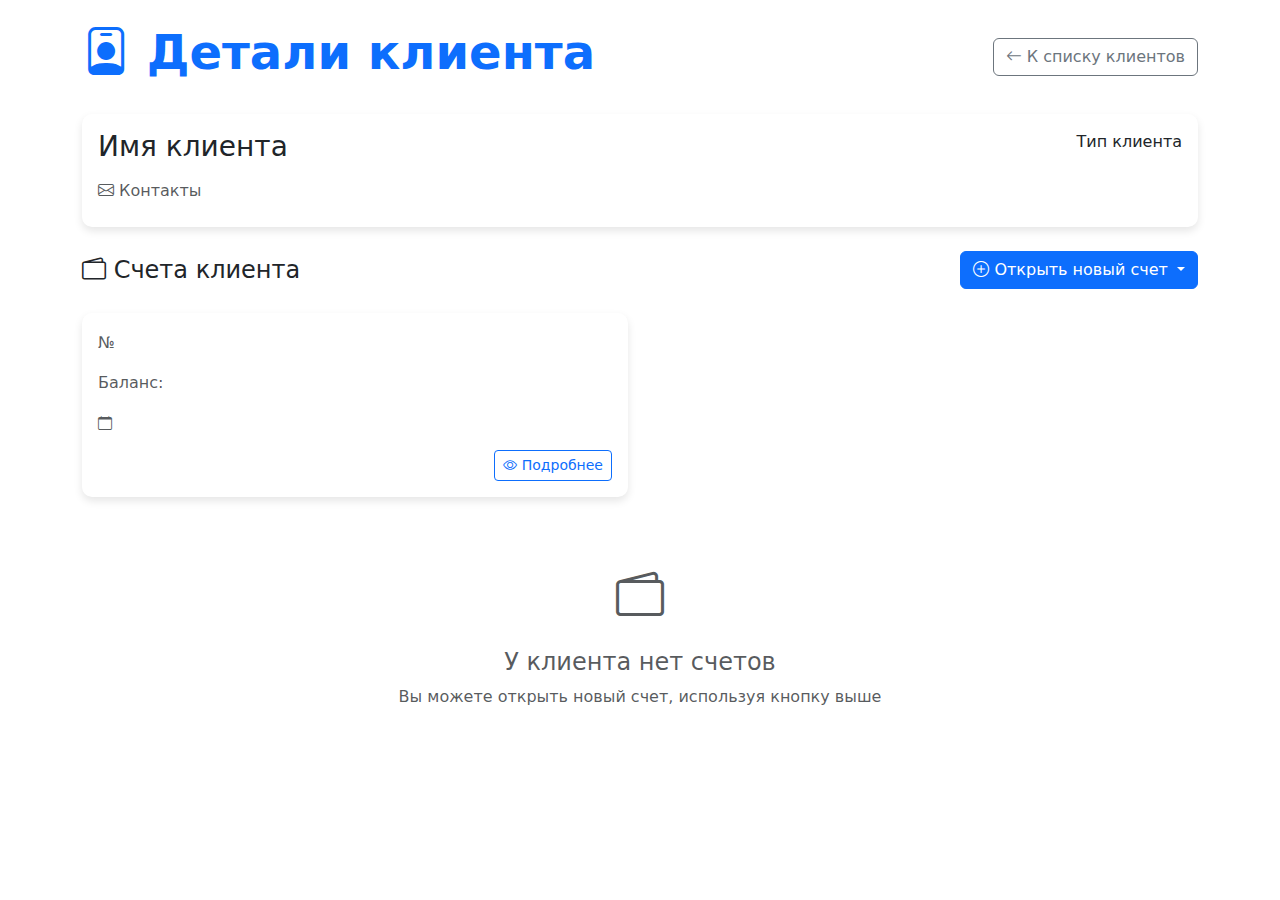
<file: src/main/resources/templates/client_details.html>
<!DOCTYPE html>
<html xmlns:th="http://www.thymeleaf.org" lang="ru">
<head>
    <meta charset="UTF-8">
    <meta name="viewport" content="width=device-width, initial-scale=1.0">
    <title>Детали клиента</title>
    <link href="https://cdn.jsdelivr.net/npm/bootstrap@5.3.0/dist/css/bootstrap.min.css" rel="stylesheet">
    <link rel="stylesheet" href="https://cdn.jsdelivr.net/npm/bootstrap-icons@1.8.0/font/bootstrap-icons.css">
    <style>
        .detail-card {
            border-radius: 10px;
            box-shadow: 0 4px 8px rgba(0,0,0,0.1);
            border: none;
            margin-bottom: 20px;
        }
        .account-card {
            border-radius: 10px;
            box-shadow: 0 4px 8px rgba(0,0,0,0.1);
            transition: transform 0.3s ease, box-shadow 0.3s ease;
            margin-bottom: 15px;
            border: none;
        }
        .account-card:hover {
            transform: translateY(-5px);
            box-shadow: 0 6px 12px rgba(0,0,0,0.15);
        }
        .checking-account { border-left: 4px solid #0d6efd; }
        .savings-account { border-left: 4px solid #198754; }
        .credit-account { border-left: 4px solid #fd7e14; }
        .deposit-account { border-left: 4px solid #6f42c1; }
        .natural-person { border-left: 4px solid #0d6efd; }
        .legal-entity { border-left: 4px solid #198754; }
        .account-balance {
            font-size: 1.2rem;
            font-weight: 500;
        }
        .status-badge {
            font-size: 0.8rem;
            padding: 5px 10px;
            border-radius: 10px;
        }
    </style>
</head>
<body>
<div class="container py-4">
    <div class="d-flex justify-content-between align-items-center mb-4">
        <h1 class="display-5 fw-bold text-primary">
            <i class="bi bi-person-badge"></i> Детали клиента
        </h1>
        <a href="/clients" class="btn btn-outline-secondary">
            <i class="bi bi-arrow-left"></i> К списку клиентов
        </a>
    </div>

    <div class="detail-card card mb-4" th:classappend="${type == 'NATURAL_PERSON' ? 'natural-person' : 'legal-entity'}">
        <div class="card-body">
            <div class="d-flex justify-content-between align-items-start">
                <div>
                    <h3 class="card-title mb-3" th:text="${firstName + ' ' + lastName}">Имя клиента</h3>
                    <div class="text-muted mb-2">
                        <i class="bi bi-envelope"></i>
                        <span th:text="${contacts}">Контакты</span>
                    </div>
                </div>
                <span th:class="${type == 'NATURAL_PERSON' ? 'badge bg-primary' : 'badge bg-success'} + ' status-badge'"
                      th:text="${type == 'NATURAL_PERSON' ? 'Физическое лицо' : 'Юридическое лицо'}">
                    Тип клиента
                </span>
            </div>
        </div>
    </div>

    <div class="mb-4">
        <div class="d-flex justify-content-between align-items-center mb-4">
            <h2 class="h4 mb-0">
                <i class="bi bi-wallet2"></i> Счета клиента
            </h2>
            <div class="btn-group">
                <button type="button" class="btn btn-primary dropdown-toggle" data-bs-toggle="dropdown">
                    <i class="bi bi-plus-circle"></i> Открыть новый счет
                </button>
                <ul class="dropdown-menu">
                    <li><a class="dropdown-item" th:href="@{'/clients/' + ${clientId} + '/accounts/new?type=CHECKING'}">
                        <i class="bi bi-credit-card text-primary"></i> Расчетный счет
                    </a></li>
                    <li><a class="dropdown-item" th:href="@{'/clients/' + ${clientId} + '/accounts/new?type=SAVINGS'}">
                        <i class="bi bi-piggy-bank text-success"></i> Сберегательный счет
                    </a></li>
                    <li><a class="dropdown-item" th:href="@{'/clients/' + ${clientId} + '/accounts/new?type=CREDIT'}">
                        <i class="bi bi-cash-stack text-warning"></i> Кредитный счет
                    </a></li>
                    <li><a class="dropdown-item" th:href="@{'/clients/' + ${clientId} + '/accounts/new?type=DEPOSIT'}">
                        <i class="bi bi-safe text-purple"></i> Депозитный счет
                    </a></li>
                </ul>
            </div>
        </div>

        <div th:if="${accounts != null && !accounts.isEmpty()}" class="row">
            <div th:each="account : ${accounts}" class="col-md-6">
                <div class="account-card card"
                     th:classappend="${account.get('account type').asText() == 'CHECKING'} ? 'checking-account' :
                                    (${account.get('account type').asText() == 'SAVINGS'} ? 'savings-account' :
                                    (${account.get('account type').asText() == 'CREDIT'} ? 'credit-account' : 'deposit-account'))">
                    <div class="card-body">
                        <div class="d-flex justify-content-between align-items-start mb-3">
                            <div>
                                <h5 class="card-title mb-1">
                                    <i th:class="${account.get('account type').asText() == 'CHECKING'} ? 'bi bi-credit-card text-primary' :
                                              (${account.get('account type').asText() == 'SAVINGS'} ? 'bi bi-piggy-bank text-success' :
                                              (${account.get('account type').asText() == 'CREDIT'} ? 'bi bi-cash-stack text-warning' : 'bi bi-safe text-purple'))">
                                    </i>
                                    <span th:text="${account.get('account type').asText() == 'CHECKING'} ? 'Расчетный счет' :
                                                  (${account.get('account type').asText() == 'SAVINGS'} ? 'Сберегательный счет' :
                                                  (${account.get('account type').asText() == 'CREDIT'} ? 'Кредитный счет' : 'Депозитный счет'))">
                                    </span>
                                </h5>
                                <h6 class="text-muted mb-0">
                                    № <span th:text="${account.get('account number').asText()}"></span>
                                </h6>
                            </div>
                            <span th:class="${account.get('account status').asText() == 'ACTIVE'} ? 'bg-success status-badge' : 'bg-secondary status-badge'"
                                  th:text="${account.get('account status').asText() == 'ACTIVE'} ? 'Активен' : 'Неактивен'">
                            </span>
                        </div>

                        <div class="mb-3">
                            <span class="text-muted">Баланс:</span>
                            <span class="account-balance ms-2"
                                  th:classappend="${account.get('current balance').asDouble() >= 0} ? 'text-success' : 'text-danger'"
                                  th:text="${account.get('current balance').asText() + ' ' + account.get('currency').asText()}">
                            </span>
                        </div>

                        <div class="d-flex align-items-center text-muted small mb-3">
                            <i class="bi bi-calendar me-2"></i>
                            <span th:text="${account.get('account opening date').asText()}"></span>
                        </div>

                        <div class="d-flex justify-content-end">
                            <a th:href="@{'/accounts/' + ${account.get('account id').asText()}}"
                               class="btn btn-sm btn-outline-primary">
                                <i class="bi bi-eye"></i> Подробнее
                            </a>
                        </div>
                    </div>
                </div>
            </div>
        </div>

        <div th:if="${accounts == null || accounts.isEmpty()}" class="text-center py-5">
            <i class="bi bi-wallet2 text-muted" style="font-size: 3rem;"></i>
            <h4 class="mt-3 text-muted">У клиента нет счетов</h4>
            <p class="text-muted">Вы можете открыть новый счет, используя кнопку выше</p>
        </div>
    </div>
</div>

<script src="https://cdn.jsdelivr.net/npm/bootstrap@5.3.0/dist/js/bootstrap.bundle.min.js"></script>
</body>
</html>
</file>
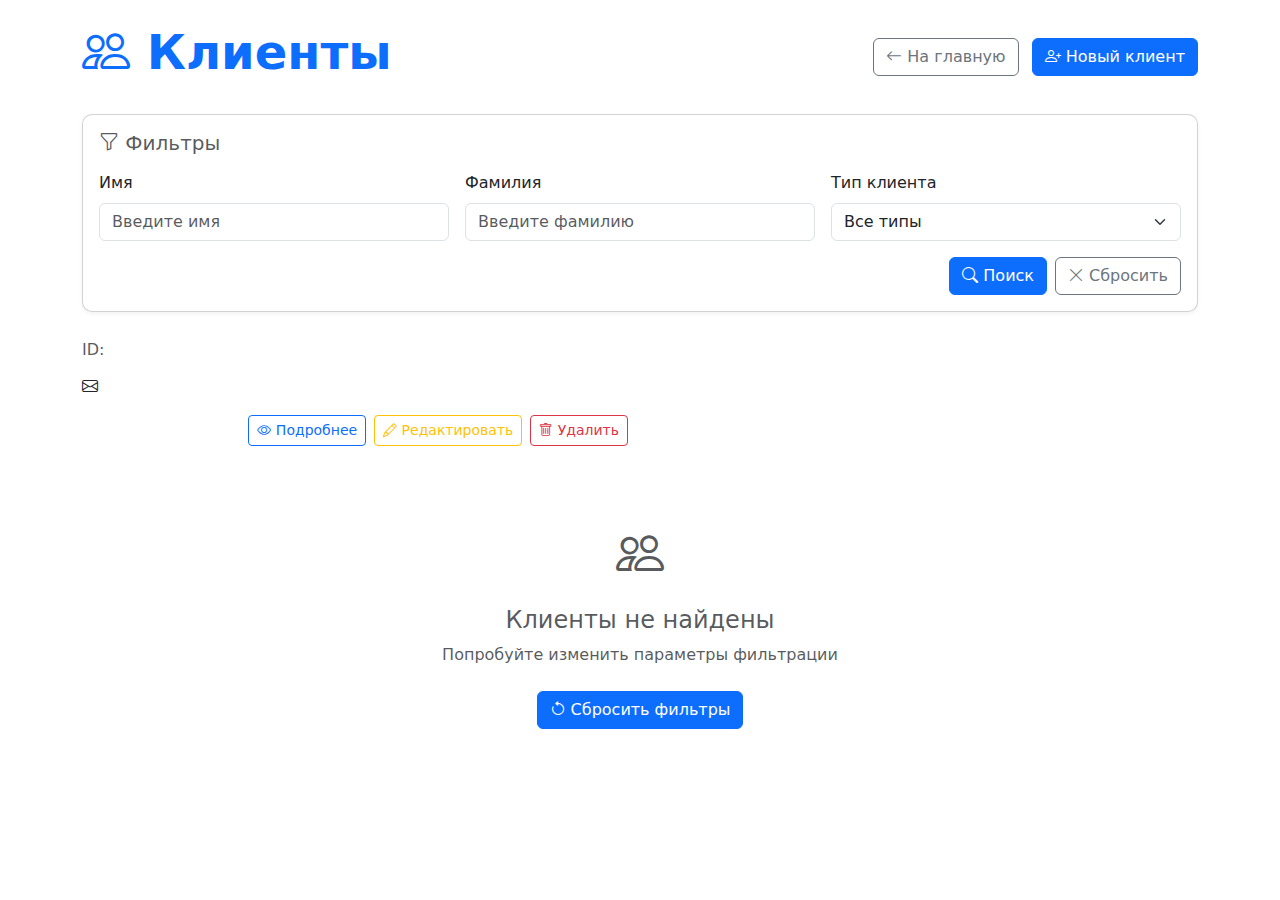
<file: src/main/resources/templates/clients.html>
<!DOCTYPE html>
<html xmlns:th="http://www.thymeleaf.org" lang="ru">
<head>
    <meta charset="UTF-8">
    <meta name="viewport" content="width=device-width, initial-scale=1.0">
    <title>Управление клиентами</title>
    <link href="https://cdn.jsdelivr.net/npm/bootstrap@5.3.0/dist/css/bootstrap.min.css" rel="stylesheet">
    <link rel="stylesheet" href="https://cdn.jsdelivr.net/npm/bootstrap-icons@1.8.0/font/bootstrap-icons.css">
    <style>
        .client-card {
            border-radius: 10px;
            box-shadow: 0 4px 8px rgba(0,0,0,0.1);
            transition: transform 0.3s ease, box-shadow 0.3s ease;
            margin-bottom: 20px;
            border: none;
        }
        .client-card:hover {
            transform: translateY(-5px);
            box-shadow: 0 6px 12px rgba(0,0,0,0.15);
        }
        .natural-person {
            border-left: 4px solid #0d6efd;
        }
        .legal-entity {
            border-left: 4px solid #198754;
        }
        .filter-card {
            border-radius: 10px;
            box-shadow: 0 2px 4px rgba(0,0,0,0.05);
            margin-bottom: 30px;
        }
        .client-type-badge {
            font-size: 0.8rem;
            padding: 5px 10px;
            border-radius: 10px;
        }
    </style>
</head>
<body>
<div class="container py-4">
    <!-- Заголовок и кнопки -->
    <div class="d-flex justify-content-between align-items-center mb-4">
        <h1 class="display-5 fw-bold text-primary">
            <i class="bi bi-people"></i> Клиенты
        </h1>
        <div>
            <a href="/" class="btn btn-outline-secondary me-2">
                <i class="bi bi-arrow-left"></i> На главную
            </a>
            <button class="btn btn-primary" data-bs-toggle="modal" data-bs-target="#addClientModal">
                <i class="bi bi-person-plus"></i> Новый клиент
            </button>
        </div>
    </div>

    <!-- Фильтры -->
    <div class="card filter-card mb-4">
        <div class="card-body">
            <h5 class="card-title text-muted mb-3">
                <i class="bi bi-funnel"></i> Фильтры
            </h5>
            <form th:action="@{/clients}" method="get" class="row g-3">
                <div class="col-md-4">
                    <label for="firstName" class="form-label">Имя</label>
                    <input type="text" class="form-control" id="firstName" name="firstName"
                           th:value="${filterFirstName}" placeholder="Введите имя">
                </div>
                <div class="col-md-4">
                    <label for="lastName" class="form-label">Фамилия</label>
                    <input type="text" class="form-control" id="lastName" name="lastName"
                           th:value="${filterLastName}" placeholder="Введите фамилию">
                </div>
                <div class="col-md-4">
                    <label for="type" class="form-label">Тип клиента</label>
                    <select class="form-select" id="type" name="type">
                        <option value="">Все типы</option>
                        <option value="NATURAL_PERSON" th:selected="${filterType == 'NATURAL_PERSON'}">Физическое лицо</option>
                        <option value="LEGAL_ENTITY" th:selected="${filterType == 'LEGAL_ENTITY'}">Юридическое лицо</option>
                    </select>
                </div>
                <div class="col-12 d-flex justify-content-end">
                    <button type="submit" class="btn btn-primary me-2">
                        <i class="bi bi-search"></i> Поиск
                    </button>
                    <a th:href="@{/clients}" class="btn btn-outline-secondary">
                        <i class="bi bi-x-lg"></i> Сбросить
                    </a>
                </div>
            </form>
        </div>
    </div>

    <!-- Список клиентов -->
    <div th:if="${clients != null && !clients.isEmpty()}">
        <div class="row">
            <div th:each="client : ${clients}" class="col-md-6 mb-4">
                <div th:class="${client.type.name() == 'NATURAL_PERSON'} ? 'client-card card natural-person' : 'client-card card legal-entity'">
                    <div class="card-body">
                        <div class="d-flex justify-content-between align-items-start mb-3">
                            <div>
                                <h5 class="card-title mb-1">
                                    <i th:class="${client.type.name() == 'NATURAL_PERSON'} ? 'bi bi-person text-primary' : 'bi bi-building text-success'"></i>
                                    <span th:text="${client.lastName + ' ' + client.firstName}"></span>
                                </h5>
                                <h6 class="text-muted mb-0">ID: <span th:text="${client.id}"></span></h6>
                            </div>
                            <span th:class="${client.type.name() == 'NATURAL_PERSON'} ? 'client-type-badge bg-primary text-white' : 'client-type-badge bg-success text-white'"
                                  th:text="${client.type.name() == 'NATURAL_PERSON'} ? 'Физ. лицо' : 'Юр. лицо'">
                            </span>
                        </div>

                        <div class="mb-3">
                            <i class="bi bi-envelope"></i>
                            <span class="text-muted" th:text="${client.contacts}"></span>
                        </div>

                        <div class="d-flex justify-content-end mt-3">
                            <a th:href="@{/clients/{id}(id=${client.id})}" class="btn btn-sm btn-outline-primary me-2">
                                <i class="bi bi-eye"></i> Подробнее
                            </a>
                            <button class="btn btn-sm btn-outline-warning me-2"
                                    data-bs-toggle="modal" th:data-bs-target="${'#editClientModal' + client.id}">
                                <i class="bi bi-pencil"></i> Редактировать
                            </button>
                            <form style="display: inline" th:action="@{'/clients/' + ${client.id} + '/delete'}" method="post"
                                  onsubmit="return confirm('Вы уверены, что хотите удалить этого клиента?');">
                                <button type="submit" class="btn btn-sm btn-outline-danger">
                                    <i class="bi bi-trash"></i> Удалить
                                </button>
                            </form>
                        </div>
                    </div>
                </div>
            </div>
        </div>
    </div>

    <!-- Пустой список -->
    <div th:if="${clients == null || clients.isEmpty()}" class="text-center py-5">
        <i class="bi bi-people text-muted" style="font-size: 3rem;"></i>
        <h4 class="mt-3 text-muted">Клиенты не найдены</h4>
        <p class="text-muted">Попробуйте изменить параметры фильтрации</p>
        <a th:href="@{/clients}" class="btn btn-primary mt-2">
            <i class="bi bi-arrow-counterclockwise"></i> Сбросить фильтры
        </a>
    </div>


    <!-- Модальное окно добавления клиента -->
    <div class="modal fade" id="addClientModal" tabindex="-1">
        <div class="modal-dialog">
            <div class="modal-content">
                <form th:action="@{/clients/add}" method="post">
                    <div class="modal-header">
                        <h5 class="modal-title">Добавление нового клиента</h5>
                        <button type="button" class="btn-close" data-bs-dismiss="modal"></button>
                    </div>
                    <div class="modal-body">
                        <div class="mb-3">
                            <label for="newFirstName" class="form-label">Имя</label>
                            <input type="text" class="form-control" id="newFirstName" name="firstName" required>
                        </div>
                        <div class="mb-3">
                            <label for="newLastName" class="form-label">Фамилия</label>
                            <input type="text" class="form-control" id="newLastName" name="lastName" required>
                        </div>
                        <div class="mb-3">
                            <label for="newContacts" class="form-label">Контактные данные</label>
                            <input type="text" class="form-control" id="newContacts" name="contacts" required>
                        </div>
                        <div class="mb-3">
                            <label for="newType" class="form-label">Тип клиента</label>
                            <select class="form-select" id="newType" name="type" required>
                                <option value="NATURAL_PERSON">Физическое лицо</option>
                                <option value="LEGAL_ENTITY">Юридическое лицо</option>
                            </select>
                        </div>
                    </div>
                    <div class="modal-footer">
                        <button type="button" class="btn btn-secondary" data-bs-dismiss="modal">Отмена</button>
                        <button type="submit" class="btn btn-primary">Добавить</button>
                    </div>
                </form>
            </div>
        </div>
    </div>

    <!-- Модальные окна редактирования для каждого клиента -->
    <div th:each="client : ${clients}">
        <div class="modal fade" th:id="${'editClientModal' + client.id}" tabindex="-1">
            <div class="modal-dialog">
                <div class="modal-content">
                    <form th:action="@{'/clients/' + ${client.id} + '/edit'}" method="post">
                        <div class="modal-header">
                            <h5 class="modal-title">Редактирование клиента</h5>
                            <button type="button" class="btn-close" data-bs-dismiss="modal"></button>
                        </div>
                        <div class="modal-body">
                            <div class="mb-3">
                                <label th:for="${'editFirstName' + client.id}" class="form-label">Имя</label>
                                <input type="text" class="form-control"
                                       th:id="${'editFirstName' + client.id}"
                                       name="firstName"
                                       th:value="${client.firstName}"
                                       required>
                            </div>
                            <div class="mb-3">
                                <label th:for="${'editLastName' + client.id}" class="form-label">Фамилия</label>
                                <input type="text" class="form-control"
                                       th:id="${'editLastName' + client.id}"
                                       name="lastName"
                                       th:value="${client.lastName}"
                                       required>
                            </div>
                            <div class="mb-3">
                                <label th:for="${'editContacts' + client.id}" class="form-label">Контактные данные</label>
                                <input type="text" class="form-control"
                                       th:id="${'editContacts' + client.id}"
                                       name="contacts"
                                       th:value="${client.contacts}"
                                       required>
                            </div>
                            <div class="mb-3">
                                <label th:for="${'editType' + client.id}" class="form-label">Тип клиента</label>
                                <select class="form-select"
                                        th:id="${'editType' + client.id}"
                                        name="type"
                                        required>
                                    <option value="NATURAL_PERSON"
                                            th:selected="${client.type.name() == 'NATURAL_PERSON'}">
                                        Физическое лицо
                                    </option>
                                    <option value="LEGAL_ENTITY"
                                            th:selected="${client.type.name() == 'LEGAL_ENTITY'}">
                                        Юридическое лицо
                                    </option>
                                </select>
                            </div>
                        </div>
                        <div class="modal-footer">
                            <button type="button" class="btn btn-secondary" data-bs-dismiss="modal">Отмена</button>
                            <button type="submit" class="btn btn-primary">Сохранить</button>
                        </div>
                    </form>
                </div>
            </div>
        </div>
    </div>

</div>

<script src="https://cdn.jsdelivr.net/npm/bootstrap@5.3.0/dist/js/bootstrap.bundle.min.js"></script>
</body>
</html>
</file>
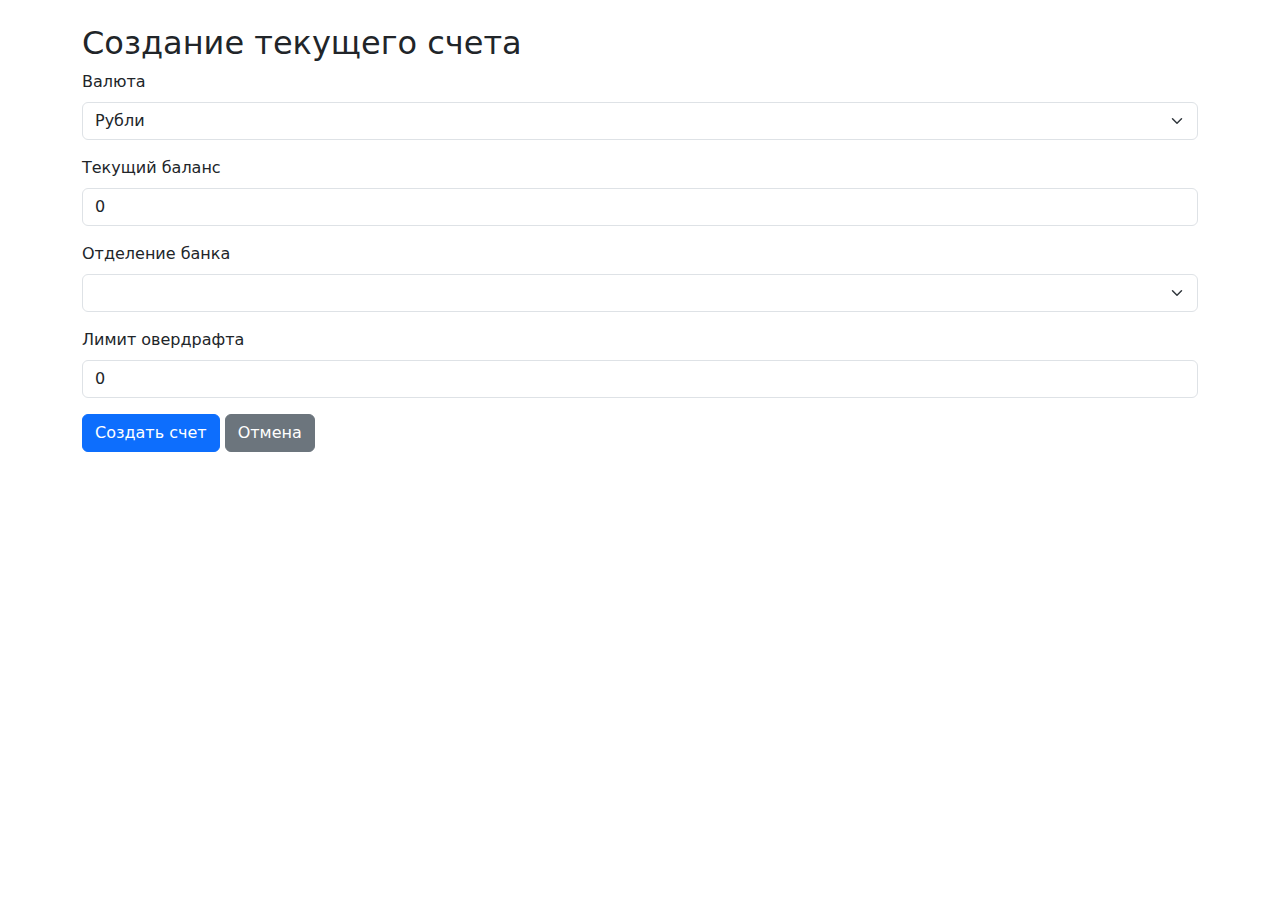
<file: src/main/resources/templates/new_account_checking.html>
<!DOCTYPE html>
<html xmlns:th="http://www.thymeleaf.org" lang="ru">
<head>
    <meta charset="UTF-8">
    <title>Создание расчетного счета</title>
    <link href="https://cdn.jsdelivr.net/npm/bootstrap@5.3.0/dist/css/bootstrap.min.css" rel="stylesheet">
</head>
<body>
<div class="container mt-4">
    <h2>Создание текущего счета</h2>
    <form th:action="@{'/clients/' + ${clientId} + '/accounts/new'}" method="post">
        <input type="hidden" name="type" th:value="${accountType}">

        <div class="mb-3">
            <label for="currency" class="form-label">Валюта</label>
            <select class="form-select" id="currency" name="currency" required>
                <option value="RUB">Рубли</option>
                <option value="USD">Доллары США</option>
                <option value="EUR">Евро</option>
            </select>
        </div>

        <div class="mb-3">
            <label for="balance" class="form-label">Текущий баланс</label>
            <input type="number" class="form-control" id="balance" name="balance" required step="0.01" value="0">
        </div>

        <div class="mb-3">
            <label for="bankBranch" class="form-label">Отделение банка</label>
            <select class="form-select" id="bankBranch" name="bankBranchId" required>
                <option th:each="branch : ${bankBranches}"
                        th:value="${branch.id}"
                        th:text="${branch.name}"></option>
            </select>
        </div>

        <div class="mb-3">
            <label for="overdraftLimit" class="form-label">Лимит овердрафта</label>
            <input type="number" class="form-control" id="overdraftLimit" name="overdraftLimit" step="0.01" value="0">
        </div>

        <button type="submit" class="btn btn-primary">Создать счет</button>
        <a th:href="@{'/clients/' + ${clientId}}" class="btn btn-secondary">Отмена</a>
    </form>
</div>
</body>
</html>
</file>
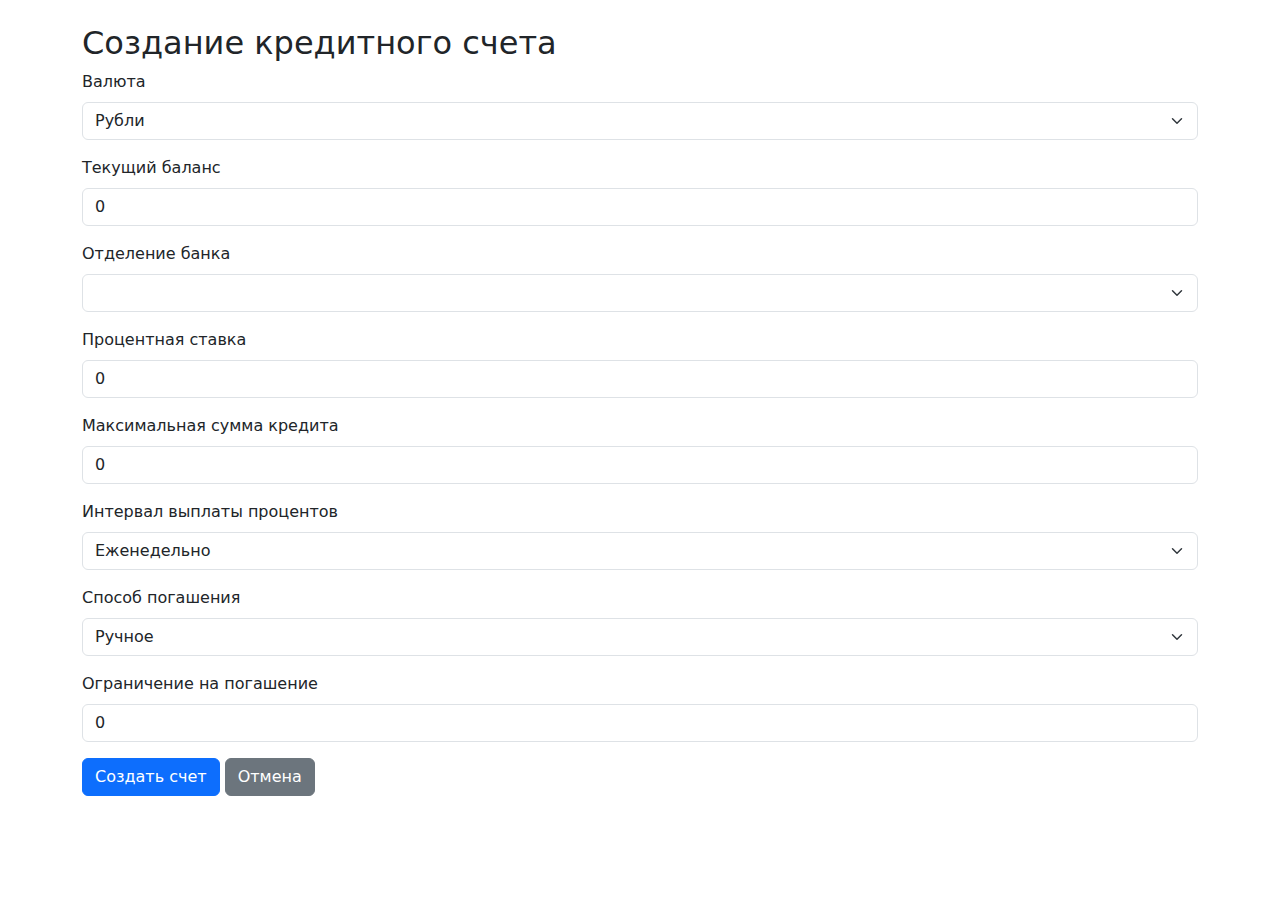
<file: src/main/resources/templates/new_account_credit.html>
<!DOCTYPE html>
<html xmlns:th="http://www.thymeleaf.org" lang="ru">
<head>
  <meta charset="UTF-8">
  <title>Создание кредитного счета</title>
  <link href="https://cdn.jsdelivr.net/npm/bootstrap@5.3.0/dist/css/bootstrap.min.css" rel="stylesheet">
</head>
<body>
<div class="container mt-4">
  <h2>Создание кредитного счета</h2>
  <form th:action="@{'/clients/' + ${clientId} + '/accounts/new'}" method="post">
    <input type="hidden" name="type" th:value="${accountType}">

    <div class="mb-3">
      <label for="currency" class="form-label">Валюта</label>
      <select class="form-select" id="currency" name="currency" required>
        <option value="RUB">Рубли</option>
        <option value="USD">Доллары США</option>
        <option value="EUR">Евро</option>
      </select>
    </div>

    <div class="mb-3">
      <label for="balance" class="form-label">Текущий баланс</label>
      <input type="number" class="form-control" id="balance" name="balance" required step="0.01" value="0">
    </div>

    <div class="mb-3">
      <label for="bankBranch" class="form-label">Отделение банка</label>
      <select class="form-select" id="bankBranch" name="bankBranchId" required>
        <option th:each="branch : ${bankBranches}"
                th:value="${branch.id}"
                th:text="${branch.name}"></option>
      </select>
    </div>

    <div class="mb-3">
      <label for="interestRate" class="form-label">Процентная ставка</label>
      <input type="number" class="form-control" id="interestRate" name="interestRate" step="0.01" value="0">
    </div>

    <div class="mb-3">
      <label for="maxCredit" class="form-label">Максимальная сумма кредита</label>
      <input type="number" class="form-control" id="maxCredit" name="maxCredit" step="0.01" value="0">
    </div>

    <div class="mb-3">
      <label for="interestPayoutInterval" class="form-label">Интервал выплаты процентов</label>
      <select class="form-select" id="interestPayoutInterval" name="interestPayoutInterval" required>
        <option value="Еженедельно">Еженедельно</option>
        <option value="Ежемесячно">Ежемесячно</option>
        <option value="Ежегодно">Ежегодно</option>
      </select>
    </div>

    <div class="mb-3">
      <label for="paymentMethod" class="form-label">Способ погашения</label>
      <select class="form-select" id="paymentMethod" name="paymentMethod" required>
        <option value="MANUAL">Ручное</option>
        <option value="AUTO">Автоматическое</option>
      </select>
    </div>

    <div class="mb-3">
      <label for="repaymentRestriction" class="form-label">Ограничение на погашение</label>
      <input type="number" class="form-control" id="repaymentRestriction" name="repaymentRestriction" step="0.01" value="0">
    </div>

    <button type="submit" class="btn btn-primary">Создать счет</button>
    <a th:href="@{'/clients/' + ${clientId}}" class="btn btn-secondary">Отмена</a>
  </form>
</div>
</body>
</html>
</file>
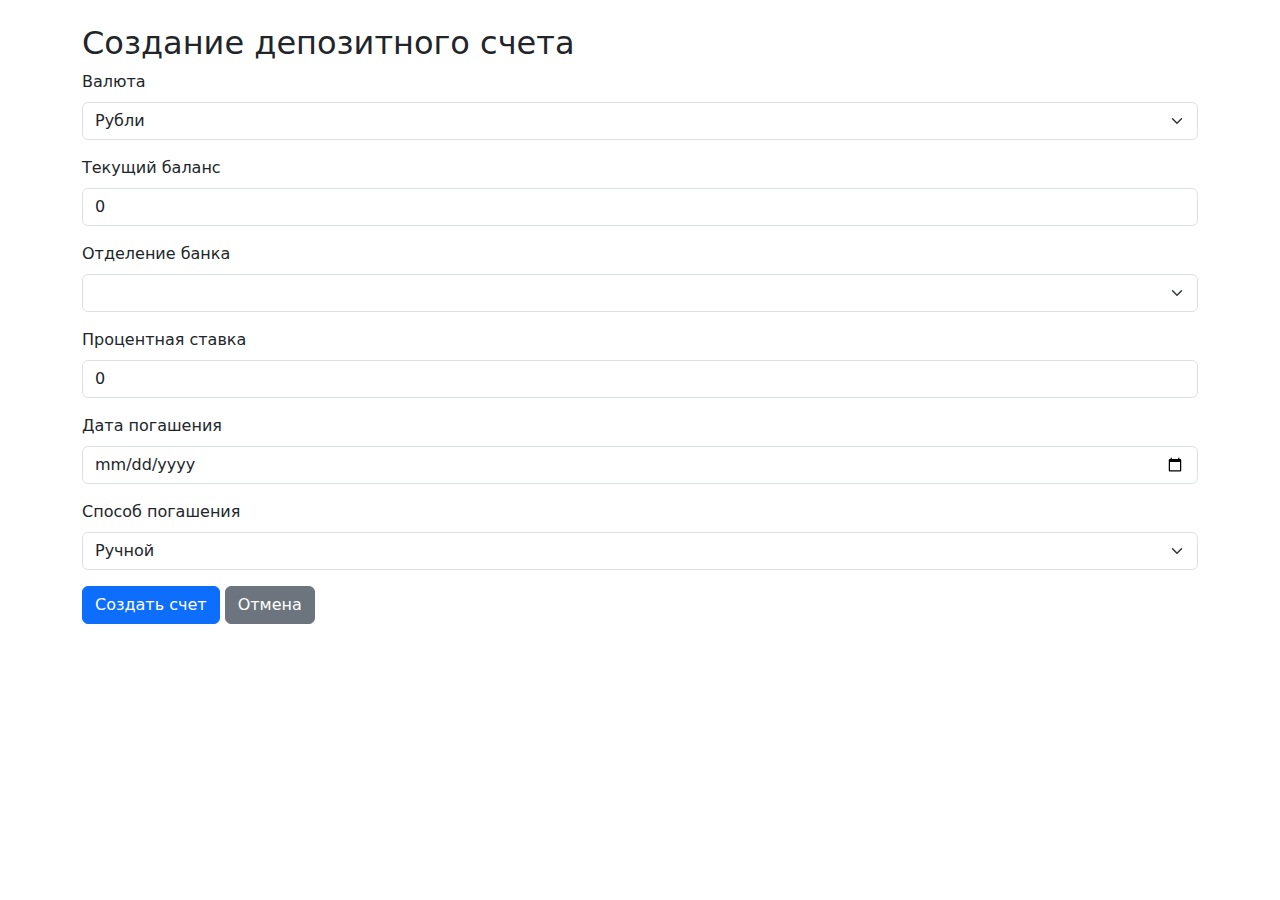
<file: src/main/resources/templates/new_account_deposit.html>
<!DOCTYPE html>
<html xmlns:th="http://www.thymeleaf.org" lang="ru">
<head>
    <meta charset="UTF-8">
    <title>Создание депозитного счета</title>
    <link href="https://cdn.jsdelivr.net/npm/bootstrap@5.3.0/dist/css/bootstrap.min.css" rel="stylesheet">
</head>
<body>
<div class="container mt-4">
    <h2>Создание депозитного счета</h2>
    <form th:action="@{'/clients/' + ${clientId} + '/accounts/new'}" method="post">
        <input type="hidden" name="type" th:value="${accountType}">

        <div class="mb-3">
            <label for="currency" class="form-label">Валюта</label>
            <select class="form-select" id="currency" name="currency" required>
                <option value="RUB">Рубли</option>
                <option value="USD">Доллары США</option>
                <option value="EUR">Евро</option>
            </select>
        </div>

        <div class="mb-3">
            <label for="balance" class="form-label">Текущий баланс</label>
            <input type="number" class="form-control" id="balance" name="balance" required step="0.01" value="0">
        </div>

        <div class="mb-3">
            <label for="bankBranch" class="form-label">Отделение банка</label>
            <select class="form-select" id="bankBranch" name="bankBranchId" required>
                <option th:each="branch : ${bankBranches}"
                        th:value="${branch.id}"
                        th:text="${branch.name}"></option>
            </select>
        </div>

        <div class="mb-3">
            <label for="interestRate" class="form-label">Процентная ставка</label>
            <input type="number" class="form-control" id="interestRate" name="interestRate" step="0.01" value="0">
        </div>

        <div class="mb-3">
            <label for="maturityDate" class="form-label">Дата погашения</label>
            <input type="date" class="form-control" id="maturityDate" name="maturityDate" step="0.01" value="0">
        </div>

        <div class="mb-3">
            <label for="paymentMethod" class="form-label">Способ погашения</label>
            <select class="form-select" id="paymentMethod" name="paymentMethod" required>
                <option value="MANUAL" selected> Ручной</option>
                <option value="AUTO"> Автоматический</option>
            </select>
        </div>

        <button type="submit" class="btn btn-primary">Создать счет</button>
        <a th:href="@{'/clients/' + ${clientId}}" class="btn btn-secondary">Отмена</a>
    </form>
</div>
</body>
</html>
</file>
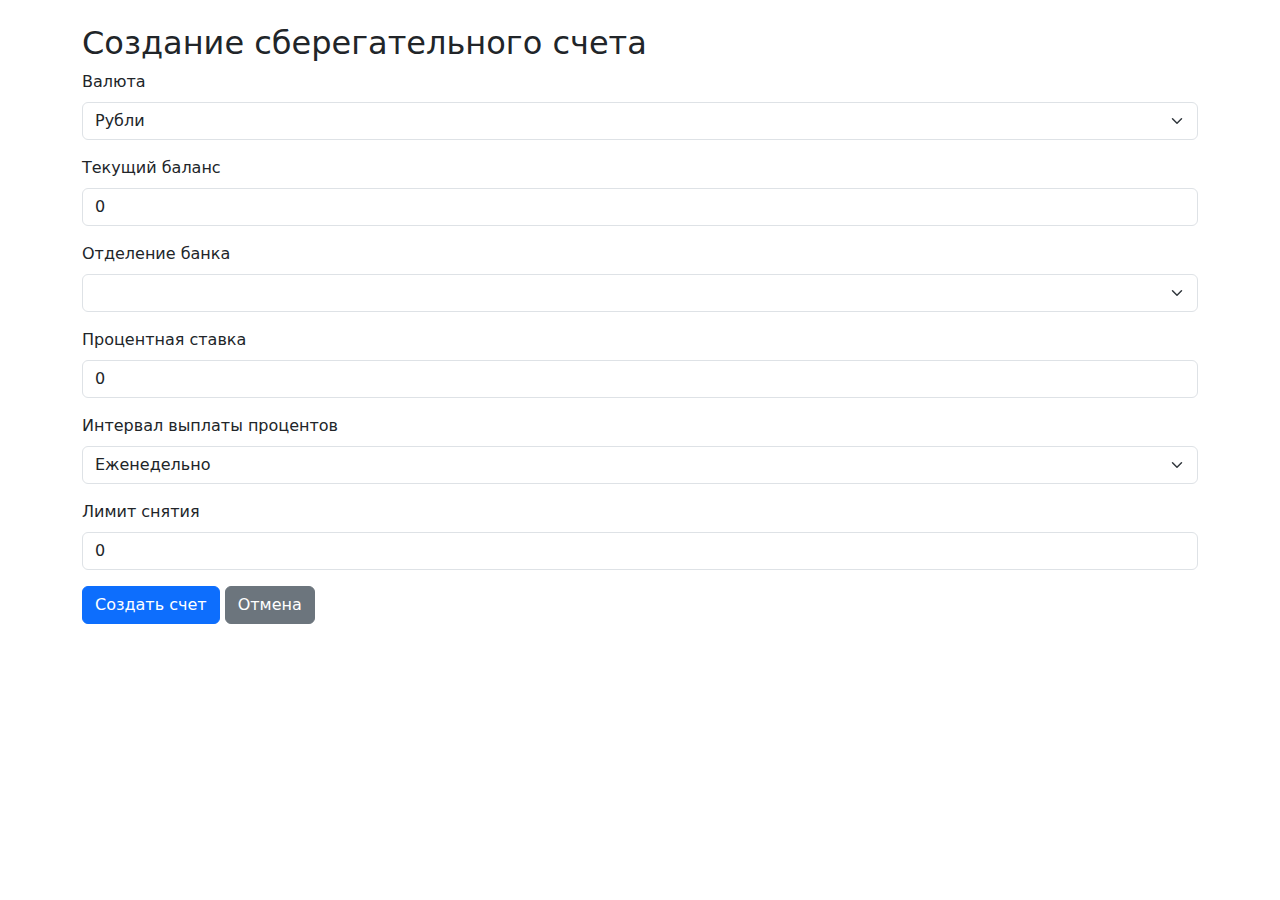
<file: src/main/resources/templates/new_account_savings.html>
<!DOCTYPE html>
<html xmlns:th="http://www.thymeleaf.org" lang="ru">
<head>
    <meta charset="UTF-8">
    <title>Создание сберегательного счета</title>
    <link href="https://cdn.jsdelivr.net/npm/bootstrap@5.3.0/dist/css/bootstrap.min.css" rel="stylesheet">
</head>
<body>
<div class="container mt-4">
    <h2>Создание сберегательного счета</h2>
    <form th:action="@{'/clients/' + ${clientId} + '/accounts/new'}" method="post">
        <input type="hidden" name="type" th:value="${accountType}">

        <div class="mb-3">
            <label for="currency" class="form-label">Валюта</label>
            <select class="form-select" id="currency" name="currency" required>
                <option value="RUB">Рубли</option>
                <option value="USD">Доллары США</option>
                <option value="EUR">Евро</option>
            </select>
        </div>

        <div class="mb-3">
            <label for="balance" class="form-label">Текущий баланс</label>
            <input type="number" class="form-control" id="balance" name="balance" required step="0.01" value="0">
        </div>

        <div class="mb-3">
            <label for="bankBranch" class="form-label">Отделение банка</label>
            <select class="form-select" id="bankBranch" name="bankBranchId" required>
                <option th:each="branch : ${bankBranches}"
                        th:value="${branch.id}"
                        th:text="${branch.name}"></option>
            </select>
        </div>

        <div class="mb-3">
            <label for="interestRate" class="form-label">Процентная ставка</label>
            <input type="number" class="form-control" id="interestRate" name="interestRate" step="0.01" value="0">
        </div>

        <div class="mb-3">
            <label for="interestPayoutInterval" class="form-label">Интервал выплаты процентов</label>
            <select class="form-select" id="interestPayoutInterval" name="interestPayoutInterval" required>
                <option value="Еженедельно">Еженедельно</option>
                <option value="Ежемесячно">Ежемесячно</option>
                <option value="Ежегодно">Ежегодно</option>
            </select>
        </div>

        <div class="mb-3">
            <label for="withdrawalLimit" class="form-label">Лимит снятия</label>
            <input type="number" class="form-control" id="withdrawalLimit" name="withdrawalLimit" step="0.01" value="0">
        </div>

        <button type="submit" class="btn btn-primary">Создать счет</button>
        <a th:href="@{'/clients/' + ${clientId}}" class="btn btn-secondary">Отмена</a>
    </form>
</div>
</body>
</html>
</file>
